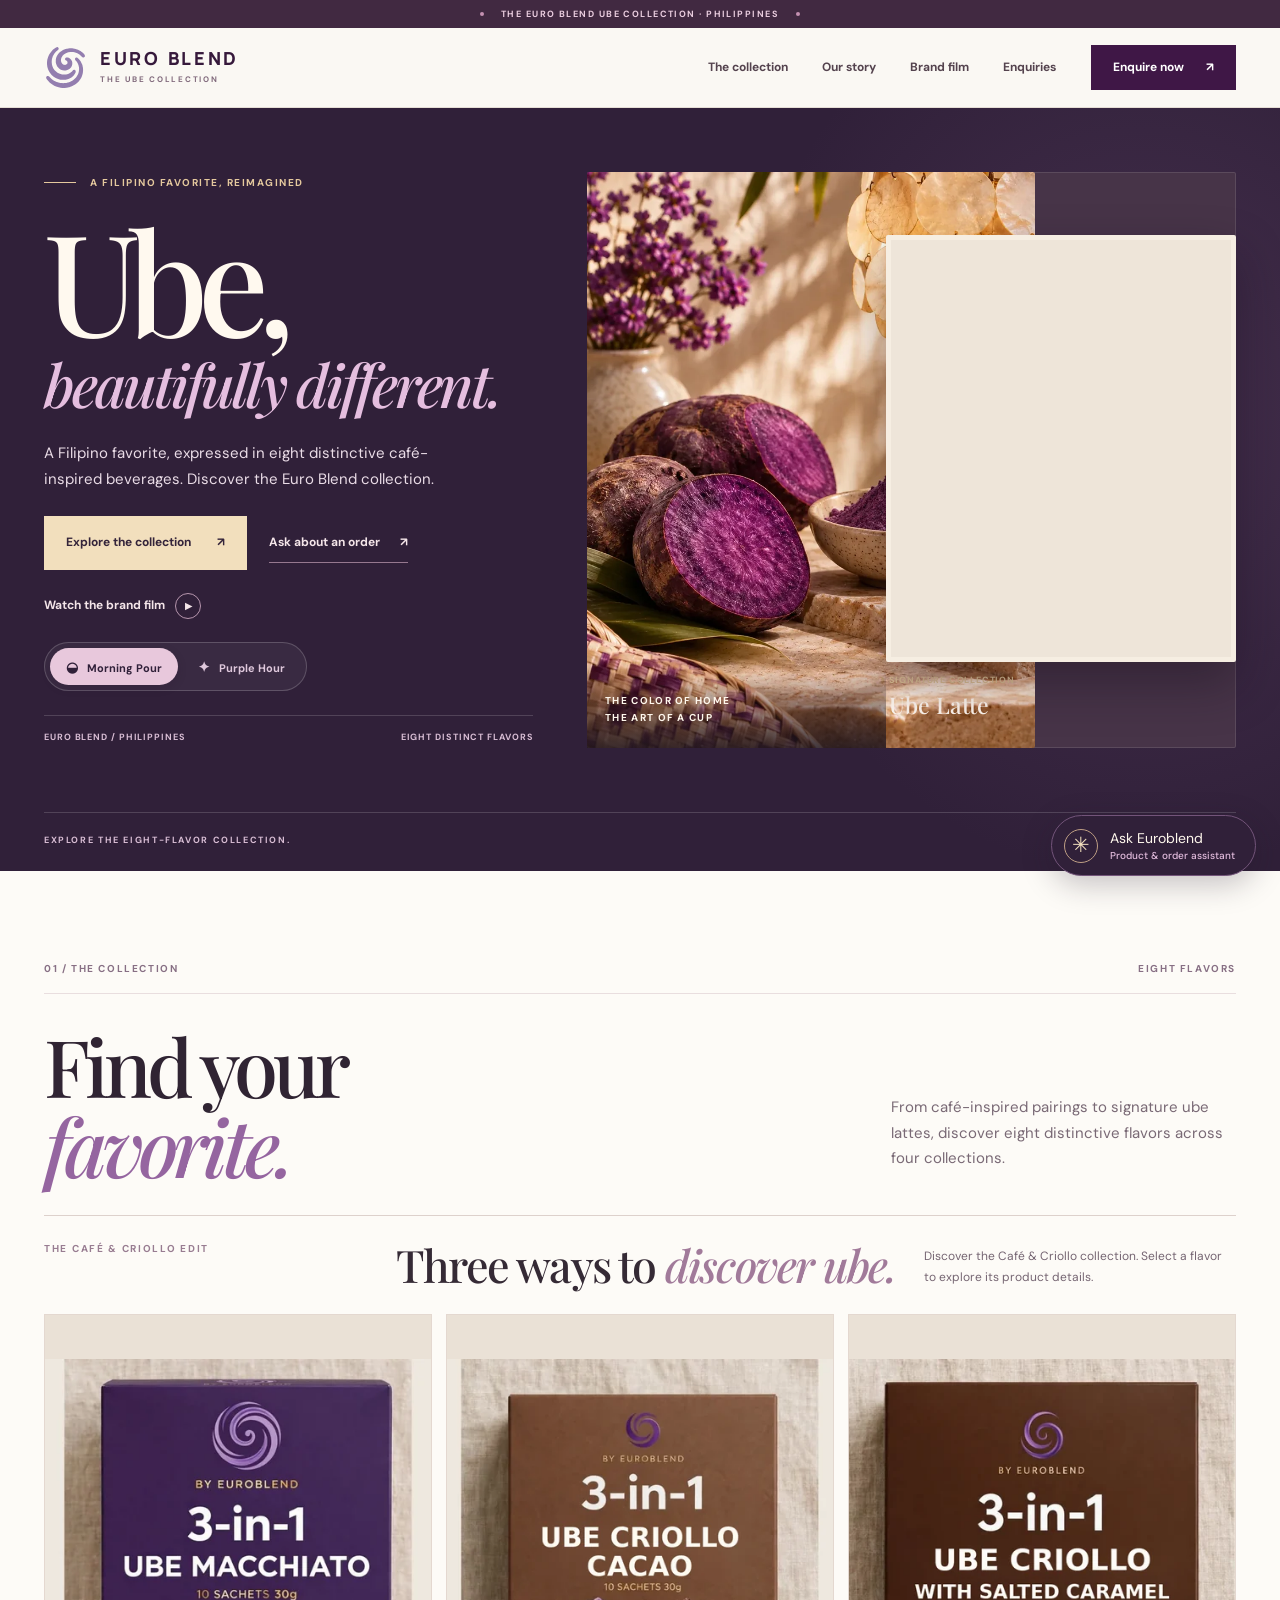
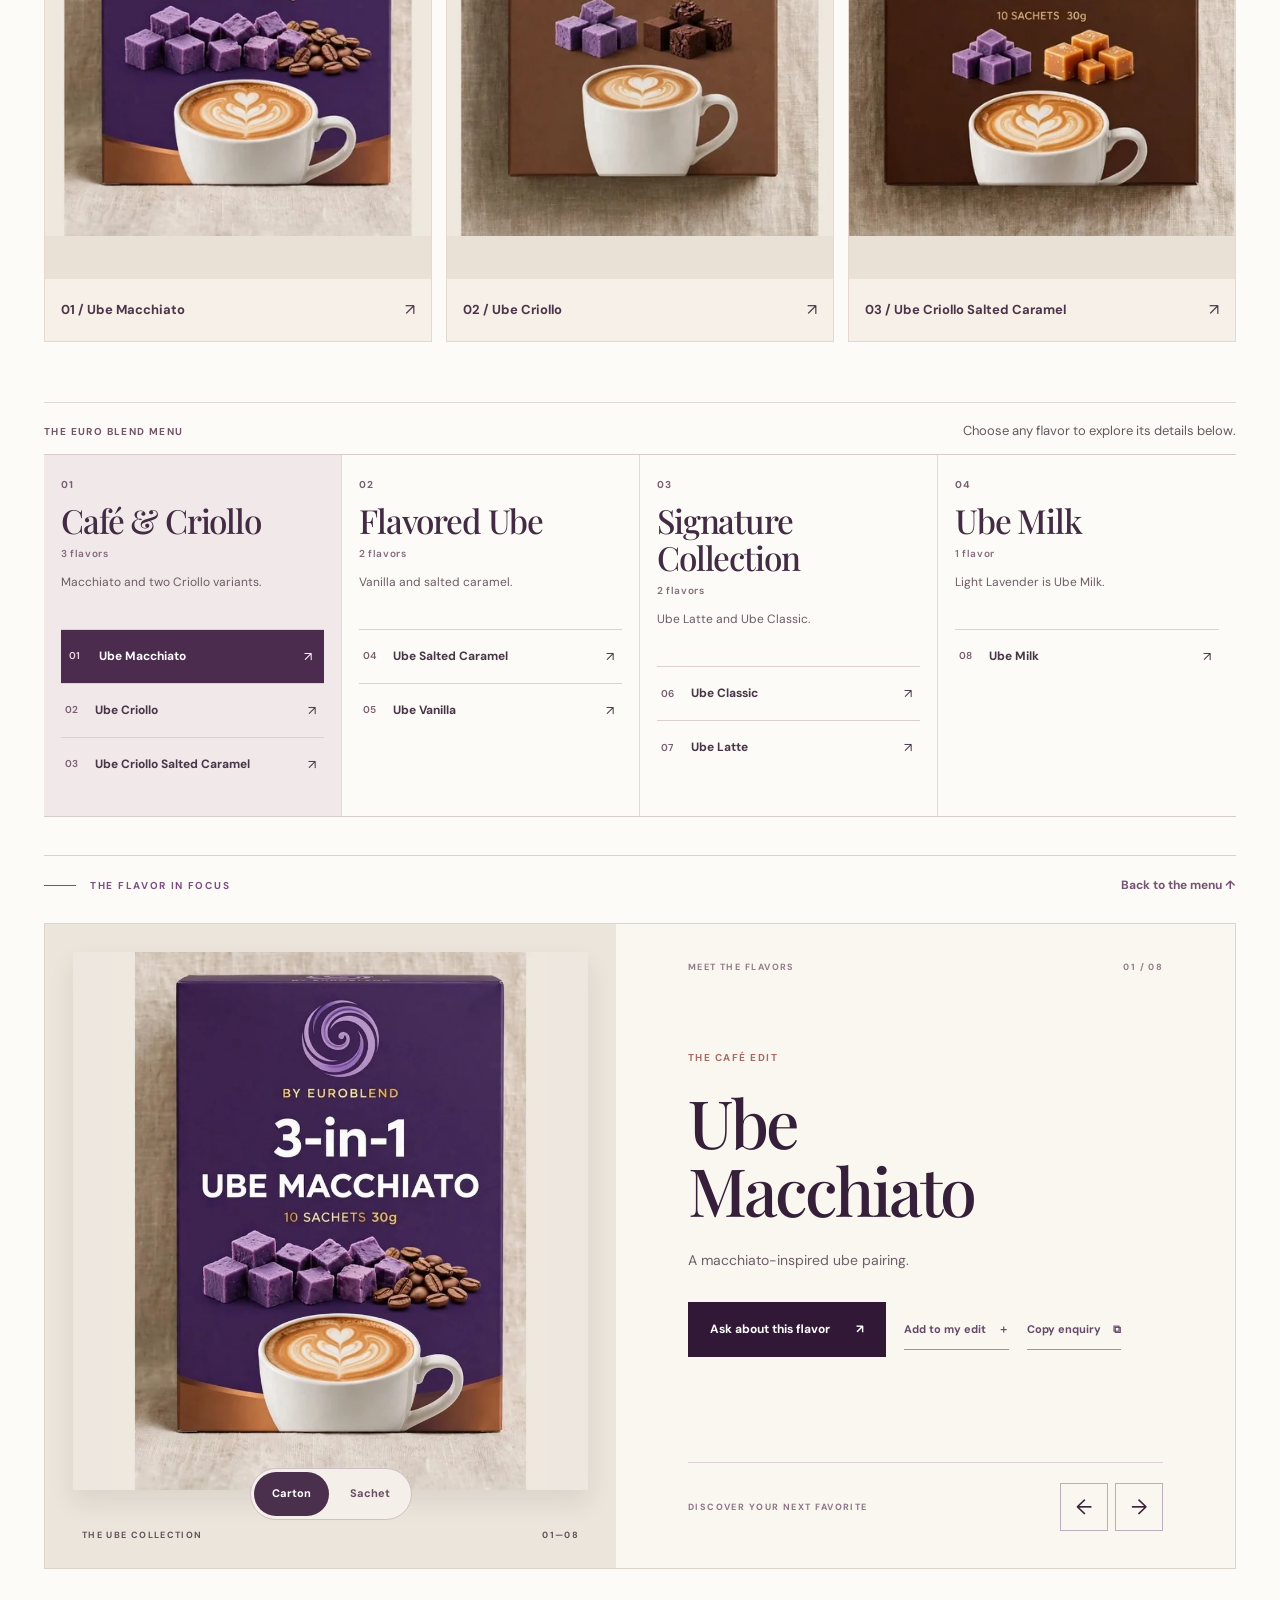
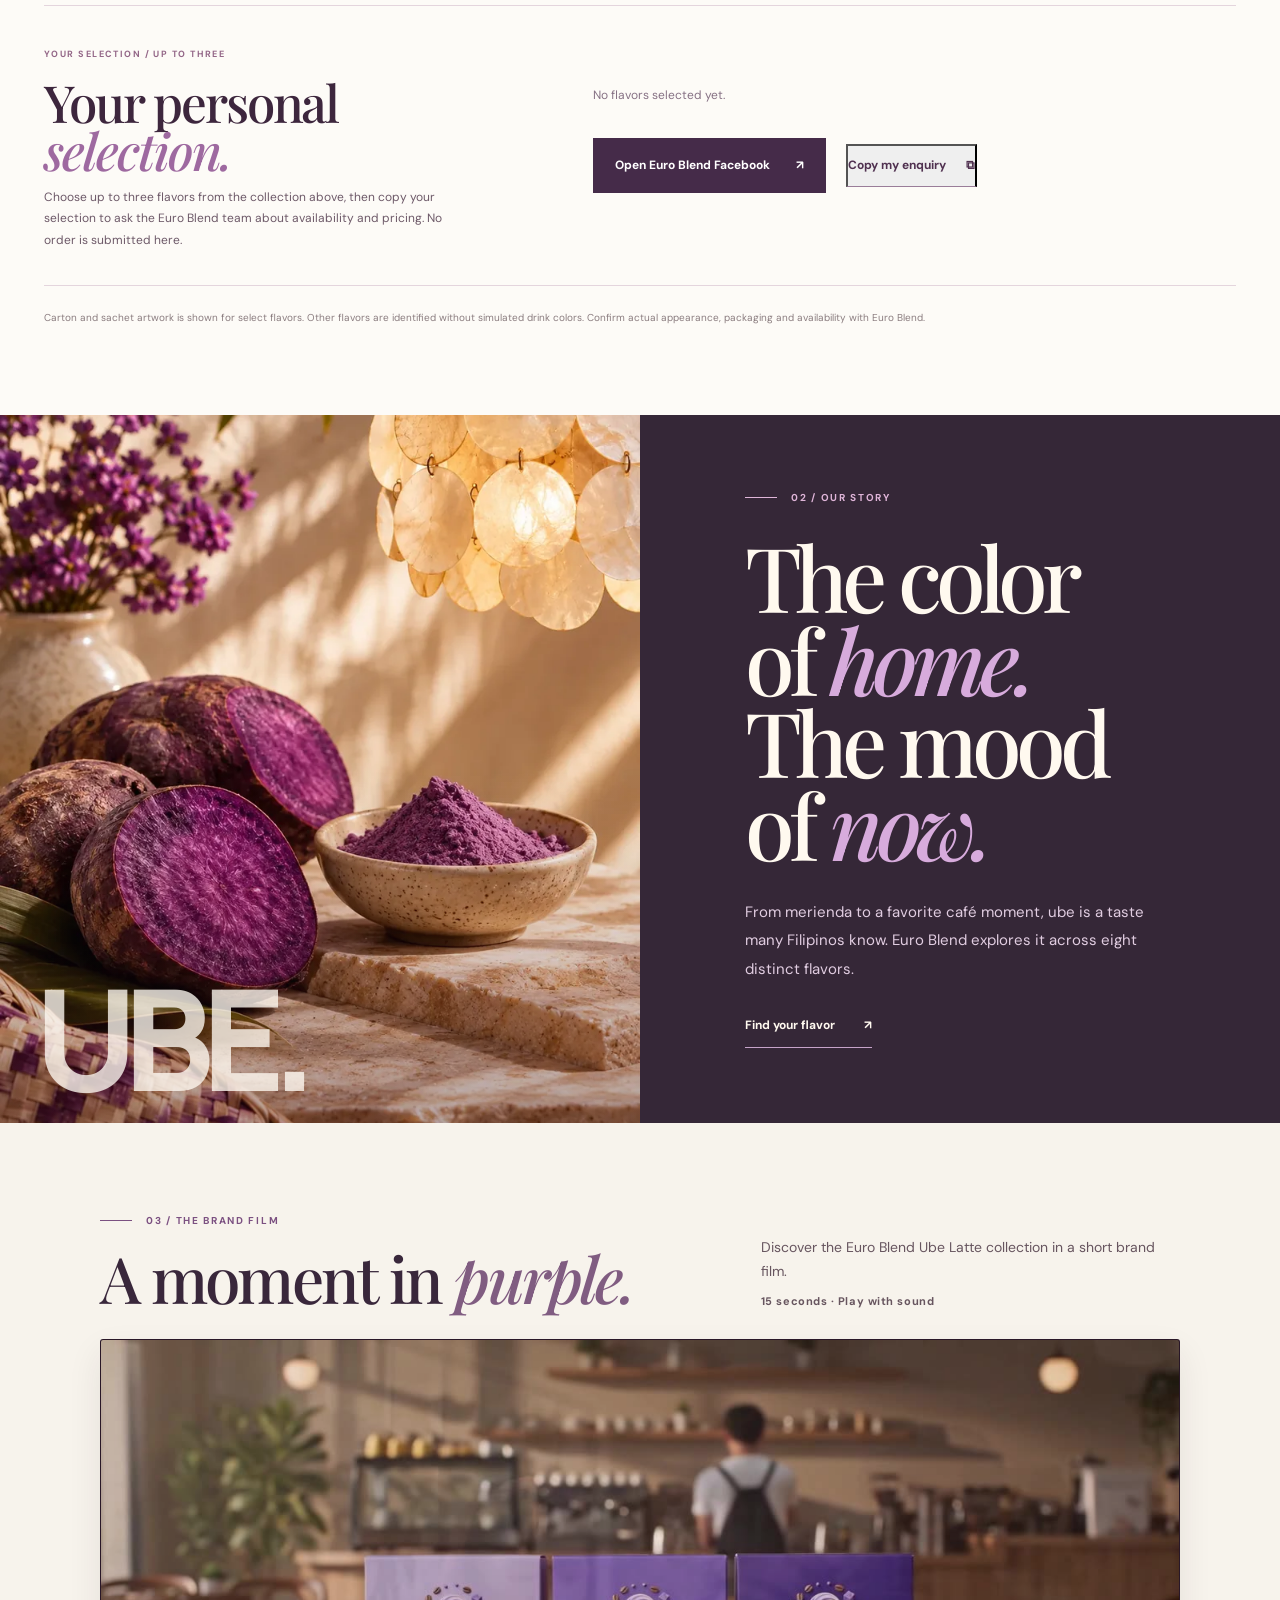
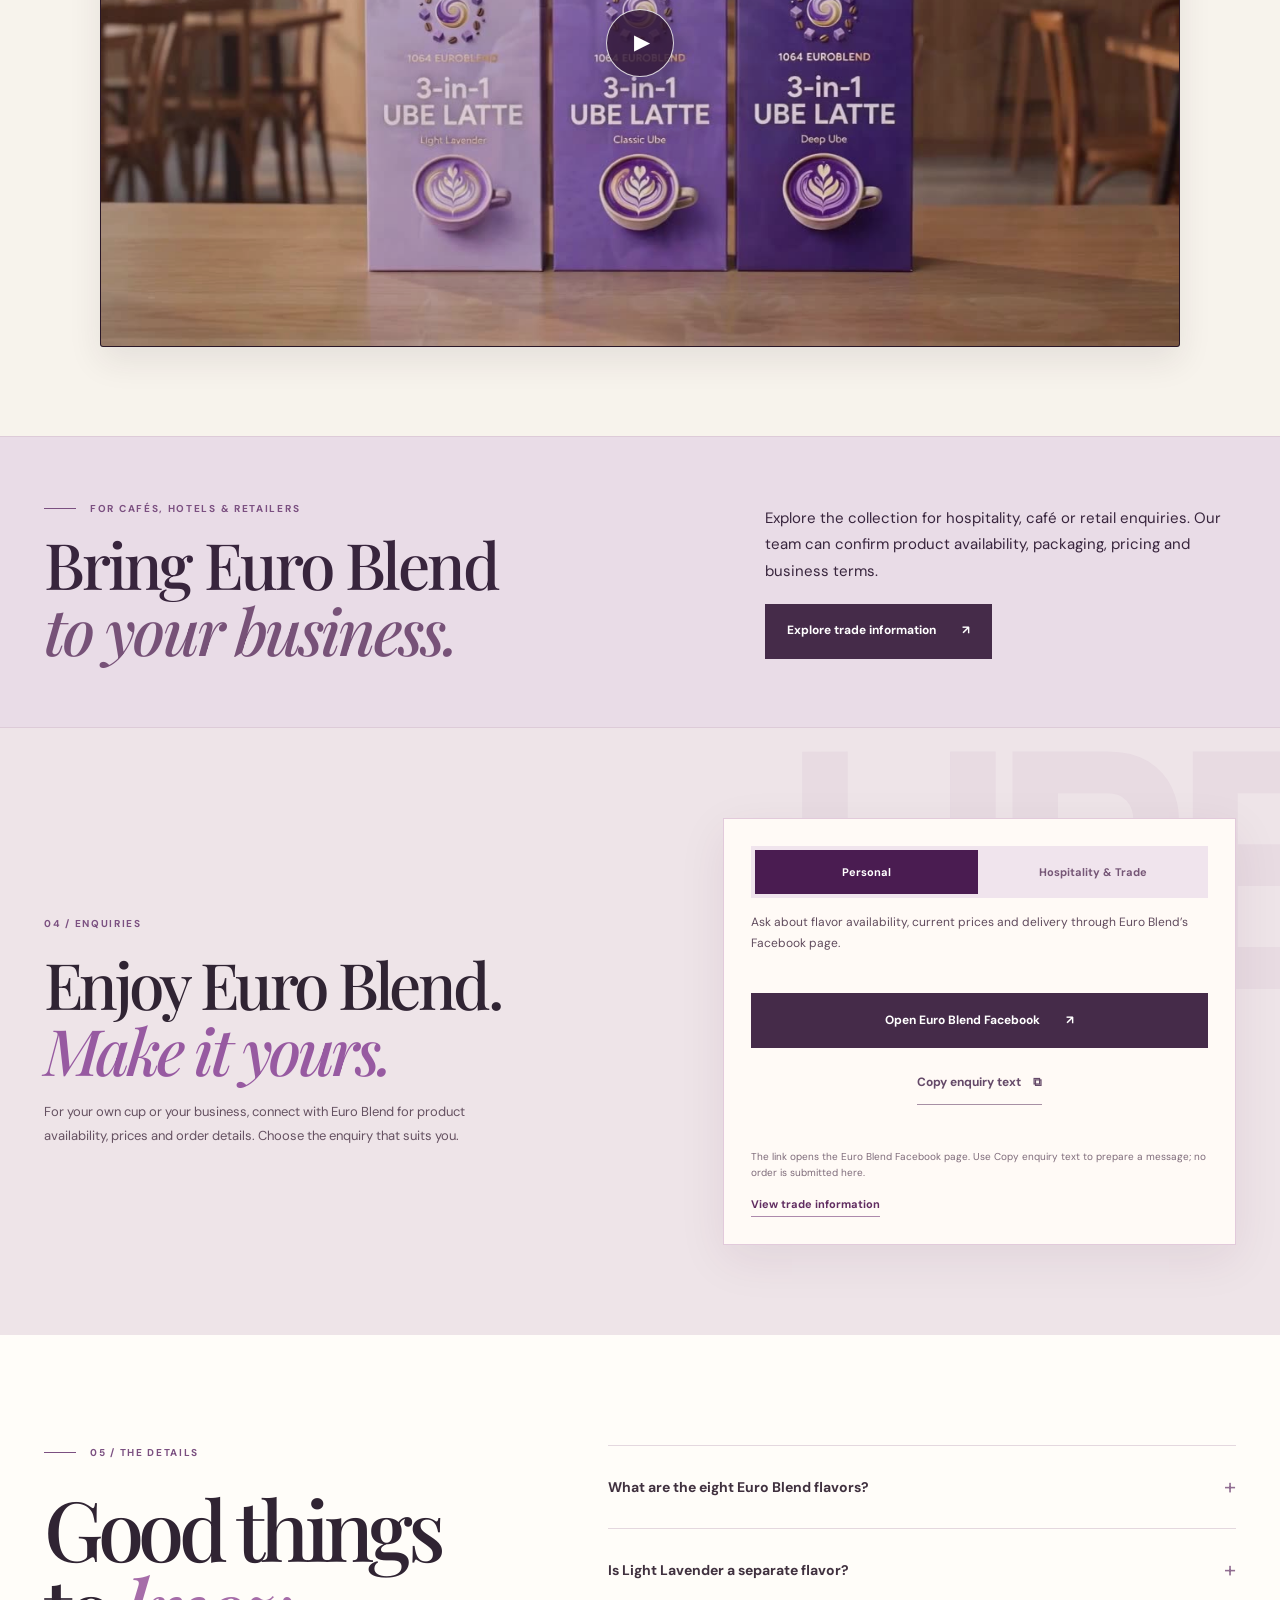
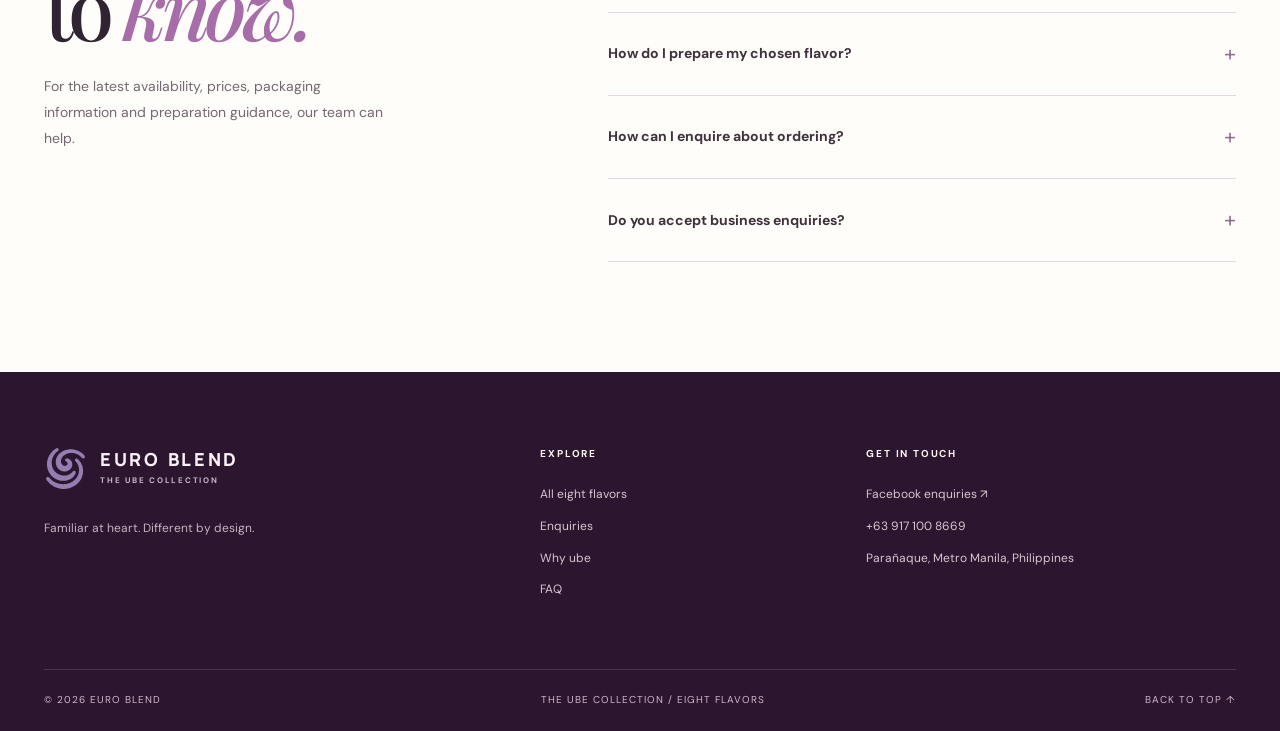
<file: index.html>
<!doctype html>
<html lang="en">
<head>
<meta charset="utf-8">
<meta name="viewport" content="width=device-width, initial-scale=1">
<meta name="theme-color" content="#faf6ed" id="browser-theme-color">
<meta name="description" content="Discover Euro Blend (Euroblend), a Filipino ube beverage collection in Parañaque, Metro Manila. Explore ube latte, macchiato, cacao and salted caramel. Enquire about orders.">
<meta property="og:type" content="website">
<meta property="og:title" content="Euroblend Philippines | Filipino Ube Drinks &amp; Ube Latte">
<meta property="og:description" content="Discover Euro Blend (Euroblend), a Filipino ube beverage collection in Parañaque, Metro Manila. Explore ube latte, macchiato, cacao and salted caramel. Enquire about orders.">
<meta property="og:url" content="https://euroblend.vercel.app/">
<meta property="og:image" content="https://euroblend.vercel.app/images/editorial-ube-latte-800.webp">
<meta name="twitter:card" content="summary_large_image">
<meta name="robots" content="index, follow, max-image-preview:large">
<meta property="og:site_name" content="Euro Blend">
<meta property="og:locale" content="en_PH">
<meta property="og:image:alt" content="Euro Blend collection packaging on natural linen">
<link rel="canonical" href="https://euroblend.vercel.app/">
<link rel="icon" type="image/svg+xml" href="/euroblend-mark.svg">
<link rel="preconnect" href="https://fonts.googleapis.com">
<link rel="preconnect" href="https://fonts.gstatic.com" crossorigin>
<link href="https://fonts.googleapis.com/css2?family=DM+Sans:wght@400;500;600;700&family=Manrope:wght@400;500;600;700;800&family=Playfair+Display:ital,wght@0,500;0,600;0,700;1,500;1,600&display=swap" rel="stylesheet">
<link rel="preload" as="image" type="image/webp" href="/images/editorial-ube-latte-800.webp" imagesrcset="/images/editorial-ube-latte-480.webp 480w, /images/editorial-ube-latte-800.webp 800w" imagesizes="(max-width:760px) 75vw, 500px">
<link rel="manifest" href="/site.webmanifest">
<link rel="icon" type="image/svg+xml" href="/favicon.svg">
<link rel="apple-touch-icon" href="/apple-touch-icon.png">
<link rel="stylesheet" href="/style.css">
<title>Euroblend Philippines | Filipino Ube Drinks &amp; Ube Latte</title>
<script type="application/ld+json">{"@context":"https://schema.org","@graph":[{"@type":"Organization","name":"Euro Blend","url":"https://euroblend.vercel.app/","logo":"https://euroblend.vercel.app/euroblend-mark.svg","sameAs":["https://www.facebook.com/share/1deLJW2QHp/"],"alternateName":"Euroblend"},{"@type":"WebSite","name":"Euro Blend","url":"https://euroblend.vercel.app/","alternateName":"Euroblend","inLanguage":"en-PH"},{"@type":"ItemList","name":"The Euro Blend Ube Collection","numberOfItems":8,"itemListElement":[{"@type":"ListItem","position":1,"name":"Ube Macchiato"},{"@type":"ListItem","position":2,"name":"Ube Criollo"},{"@type":"ListItem","position":3,"name":"Ube Criollo Salted Caramel"},{"@type":"ListItem","position":4,"name":"Ube Salted Caramel"},{"@type":"ListItem","position":5,"name":"Ube Vanilla"},{"@type":"ListItem","position":6,"name":"Ube Classic"},{"@type":"ListItem","position":7,"name":"Ube Latte"},{"@type":"ListItem","position":8,"name":"Ube Milk"}]}]}</script>
<link rel="stylesheet" href="/concierge.css">
</head>
<body data-mood="morning">
<a class="skip" href="#main">Skip to content</a>
<div class="announcement"><span class="announcement__dot"></span> THE EURO BLEND UBE COLLECTION · PHILIPPINES <span class="announcement__dot"></span></div>
<header class="header" id="top"><div class="container header__inner">
 <a class="brand" href="#top" aria-label="Euro Blend home"><img src="/euroblend-mark.svg" width="40" height="43" alt=""><span><strong>EURO BLEND</strong><small>THE UBE COLLECTION</small></span></a>
 <nav class="nav" id="site-nav" aria-label="Primary navigation"><a href="#flavors">The collection</a><a href="#story">Our story</a><a href="#film">Brand film</a><a href="#enquiries">Enquiries</a></nav>
 <a class="header__cta" href="https://www.facebook.com/share/1deLJW2QHp/" target="_blank" rel="noopener noreferrer">Enquire now <span aria-hidden="true">↗</span></a>
 <button class="mobile-menu" type="button" id="mobile-menu" aria-label="Open menu" aria-expanded="false" aria-controls="site-nav"><span></span><span></span></button>
</div></header>
<main id="main">
<section class="hero" aria-labelledby="hero-title"><div class="container hero__grid">
 <div class="hero__copy">
    <div class="kicker"><span class="kicker__line"></span> <span id="hero-strap">A FILIPINO FAVORITE, REIMAGINED</span></div>
   <h1 id="hero-title"><span class="hero__big">Ube,</span><span class="hero__script" id="hero-script">beautifully<br>different.</span></h1>
   <p class="hero__lead" id="hero-lead">A Filipino favorite, expressed in eight distinctive café-inspired beverages. Discover the Euro Blend collection.</p>
   <div class="hero__actions"><a class="btn btn--purple" href="#flavors">Explore the collection <span aria-hidden="true">↗</span></a><a class="text-cta" href="https://www.facebook.com/share/1deLJW2QHp/" target="_blank" rel="noopener noreferrer">Ask about an order <span aria-hidden="true">↗</span></a><a class="hero__film-link" href="#film">Watch the brand film <span aria-hidden="true">▶</span></a></div>
    <div class="mood-switch" role="group" aria-label="Choose visual atmosphere">
      <button type="button" data-mood-choice="morning" aria-pressed="true" class="mood-switch__button is-active"><span aria-hidden="true">◒</span> Morning Pour</button>
      <button type="button" data-mood-choice="purple-hour" aria-pressed="false" class="mood-switch__button"><span aria-hidden="true">✦</span> Purple Hour</button>
    </div>
   <div class="hero__edition"><span>EURO BLEND / PHILIPPINES</span><span>EIGHT DISTINCT FLAVORS</span></div>
 </div>
 <div class="hero__visual"><div class="hero__halo" aria-hidden="true"></div><div class="hero__orbit" aria-hidden="true"></div><img class="hero__atmosphere" src="/images/ube-story-800.webp" srcset="/images/ube-story-480.webp 480w, /images/ube-story-800.webp 800w" sizes="(max-width:760px) 90vw, 55vw" width="640" height="800" alt="" decoding="async"><span class="hero__visual-caption">THE COLOR OF HOME<br>THE ART OF A CUP</span>
   <figure class="hero__product">
      <img class="hero__photo-day" src="/images/editorial-ube-latte-800.webp" srcset="/images/editorial-ube-latte-480.webp 480w, /images/editorial-ube-latte-800.webp 800w" sizes="(max-width:760px) 74vw, 480px" width="760" height="940" fetchpriority="high" decoding="async" alt="Euro Blend Ube Latte packaging on a warm linen backdrop">
      <img class="hero__photo-night" src="/images/editorial-ube-criollo-salted-caramel-800.webp" srcset="/images/editorial-ube-criollo-salted-caramel-480.webp 480w, /images/editorial-ube-criollo-salted-caramel-800.webp 800w" sizes="(max-width:760px) 74vw, 480px" width="760" height="940" decoding="async" loading="lazy" alt="Euro Blend Ube Criollo Salted Caramel carton on natural linen">
    </figure>
   <div class="hero__side-label" aria-hidden="true">EURO BLEND · THE UBE COLLECTION · PHILIPPINES</div>
   <div class="hero__photo-tag"><span class="hero__photo-tag-small" id="photo-tag">SIGNATURE COLLECTION</span><strong id="photo-feature">Ube Latte</strong></div>
 </div>
</div><div class="hero__bottomline container"><span>EXPLORE THE EIGHT-FLAVOR COLLECTION.</span><a href="#flavors">SCROLL TO EXPLORE <span aria-hidden="true">↓</span></a></div></section>
<div class="ticker" aria-hidden="true"><div class="ticker__track"><span>UBE MACCHIATO</span><i>✳</i><span>UBE CRIOLLO</span><i>✳</i><span>UBE CRIOLLO SALTED CARAMEL</span><i>✳</i><span>UBE SALTED CARAMEL</span><i>✳</i><span>UBE VANILLA</span><i>✳</i><span>UBE CLASSIC</span><i>✳</i><span>UBE LATTE</span><i>✳</i><span>UBE MILK</span><i>✳</i></div></div>
<section class="intro" id="flavors" aria-labelledby="flavors-heading"><div class="container">
 <div class="intro__line"><span>01 / THE COLLECTION</span><span>EIGHT FLAVORS</span></div>
 <div class="intro__heading"><h2 id="flavors-heading">Find your<br><em>favorite.</em></h2><div class="intro__aside"><span class="intro__star" aria-hidden="true">✳</span><p>From café-inspired pairings to signature ube lattes, discover eight distinctive flavors across four collections.</p></div></div>
<section class="editorial-look feature-edit" aria-labelledby="editorial-look-title"><div class="feature-edit__body">
    <div class="editorial-look__intro"><span>THE CAFÉ &amp; CRIOLLO EDIT</span><h3 id="editorial-look-title">Three ways to <em>discover ube.</em></h3><p>Discover the Café &amp; Criollo collection. Select a flavor to explore its product details.</p></div>
    <p class="editorial-look__swipe">Swipe to explore the collection <span aria-hidden="true">→</span></p>
  <div class="editorial-look__photos">
      <button type="button" data-feature-flavor="0" aria-label="Explore Ube Macchiato"><img src="/images/editorial-ube-macchiato-480.webp" width="456" height="564" loading="lazy" decoding="async" alt="Ube Macchiato carton on natural linen"><span>01 / Ube Macchiato <b>↗</b></span></button>
      <button type="button" data-feature-flavor="1" aria-label="Explore Ube Criollo"><img src="/images/editorial-ube-criollo-cacao-480.webp" width="456" height="564" loading="lazy" decoding="async" alt="Ube Criollo carton on natural linen"><span>02 / Ube Criollo <b>↗</b></span></button>
      <button type="button" data-feature-flavor="2" aria-label="Explore Ube Criollo Salted Caramel"><img src="/images/editorial-ube-criollo-salted-caramel-480.webp" width="456" height="564" loading="lazy" decoding="async" alt="Ube Criollo Salted Caramel carton on natural linen"><span>03 / Ube Criollo Salted Caramel <b>↗</b></span></button>
    </div>
  </div>
  </section>
  <div class="collection-step"><span>THE EURO BLEND MENU</span><p>Choose any flavor to explore its details below.</p></div>
  <div class="flavor-rail signature-menu" role="group" aria-label="Explore all eight Euro Blend flavors"><div class="flight-groups signature-menu__grid" role="group" aria-label="Browse flavor groups">
<div class="menu-family" data-menu-family="cafe"><button type="button" class="flight-groups__tab is-active" data-family="cafe" aria-pressed="true"><span>01</span><strong>Café &amp; Criollo</strong><small>3 flavors</small></button><p class="menu-family__note">Macchiato and two Criollo variants.</p><div class="menu-family__items"><button type="button" class="flavor-rail__option is-selected" data-family="cafe" data-index="0" aria-pressed="true"><span>01</span><strong>Ube Macchiato</strong></button>
<button type="button" class="flavor-rail__option" data-family="cafe" data-index="1" aria-pressed="false"><span>02</span><strong>Ube Criollo</strong></button>
<button type="button" class="flavor-rail__option" data-family="cafe" data-index="2" aria-pressed="false"><span>03</span><strong>Ube Criollo Salted Caramel</strong></button></div></div>
<div class="menu-family" data-menu-family="velvet"><button type="button" class="flight-groups__tab" data-family="velvet" aria-pressed="false"><span>02</span><strong>Flavored Ube</strong><small>2 flavors</small></button><p class="menu-family__note">Vanilla and salted caramel.</p><div class="menu-family__items"><button type="button" class="flavor-rail__option" data-family="velvet" data-index="3" aria-pressed="false"><span>04</span><strong>Ube Salted Caramel</strong></button>
<button type="button" class="flavor-rail__option" data-family="velvet" data-index="4" aria-pressed="false"><span>05</span><strong>Ube Vanilla</strong></button></div></div>
<div class="menu-family" data-menu-family="signature"><button type="button" class="flight-groups__tab" data-family="signature" aria-pressed="false"><span>03</span><strong>Signature Collection</strong><small>2 flavors</small></button><p class="menu-family__note">Ube Latte and Ube Classic.</p><div class="menu-family__items"><button type="button" class="flavor-rail__option" data-family="signature" data-index="5" aria-pressed="false"><span>06</span><strong>Ube Classic</strong></button>
<button type="button" class="flavor-rail__option" data-family="signature" data-index="6" aria-pressed="false"><span>07</span><strong>Ube Latte</strong></button></div></div>
<div class="menu-family" data-menu-family="milk"><button type="button" class="flight-groups__tab" data-family="milk" aria-pressed="false"><span>04</span><strong>Ube Milk</strong><small>1 flavor</small></button><p class="menu-family__note">Light Lavender is Ube Milk.</p><div class="menu-family__items"><button type="button" class="flavor-rail__option" data-family="milk" data-index="7" aria-pressed="false"><span>08</span><strong>Ube Milk</strong></button></div></div>
</div></div>
<div class="menu-detail-heading"><p class="kicker"><span class="kicker__line"></span> THE FLAVOR IN FOCUS</p><a href="#flavors">Back to the menu ↑</a></div>
  <div class="showcase" id="flavor-showcase" data-flavor="macchiato" aria-labelledby="flavor-title">
   <div class="showcase__photo"><div class="showcase__photo-frame">
   <img id="flavor-image" src="/images/editorial-ube-macchiato-800.webp" srcset="/images/editorial-ube-macchiato-480.webp 480w, /images/editorial-ube-macchiato-800.webp 800w" sizes="(max-width:760px) calc(100vw - 72px), 540px" width="1000" height="1250" alt="Euro Blend Ube Macchiato packaging artwork on natural linen" decoding="async">
   <div id="flavor-identity" class="flavor-identity" hidden role="img" aria-label="Euro Blend Ube Macchiato name artwork with no beverage appearance depicted">
    <span class="flavor-identity__overline">EURO BLEND / THE UBE COLLECTION</span>
    <img class="flavor-identity__mark" src="/euroblend-mark.svg" width="66" height="70" alt="" aria-hidden="true">
    <strong id="flavor-identity-name">Ube Macchiato</strong>
    <span class="flavor-identity__rule" aria-hidden="true"></span>
    <span class="flavor-identity__footnote">DISCOVER THE FLAVOR</span>
   </div>
  </div><div class="pack-view" id="pack-view" role="group" aria-label="Product view"><button type="button" id="pack-carton" class="is-active" aria-pressed="true">Carton</button><button type="button" id="pack-sachet" aria-pressed="false">Sachet</button></div><div class="showcase__photo-label">THE UBE COLLECTION <span>01—08</span></div></div>
   <div class="showcase__details"><div class="showcase__top"><span>MEET THE FLAVORS</span><span id="flavor-count">01 / 08</span></div>
    <div class="showcase__main"><p class="showcase__eyebrow" id="flavor-eyebrow">THE CAFÉ EDIT</p><h3 id="flavor-title" tabindex="-1">Ube<br>Macchiato</h3><p id="flavor-description">A macchiato-inspired ube pairing.</p><div class="showcase__ctas"><a class="btn btn--ink" id="flavor-enquire" href="https://www.facebook.com/share/1deLJW2QHp/" target="_blank" rel="noopener noreferrer" aria-label="Ask about this flavor: Ube Macchiato on the Euro Blend Facebook page">Ask about this flavor <span aria-hidden="true">↗</span></a><button id="add-to-flight" type="button" class="copy-link" aria-pressed="false">Add to my edit <span aria-hidden="true">＋</span></button><button id="copy-flavor" type="button" class="copy-link">Copy enquiry <span aria-hidden="true">⧉</span></button></div><span id="copy-status" class="copy-status" role="status" aria-live="polite"></span></div>
    <div class="showcase__bottom"><span>DISCOVER YOUR NEXT FAVORITE</span><div class="showcase__arrows"><button type="button" id="prev-flavor" aria-label="Previous flavor">←</button><button type="button" id="next-flavor" aria-label="Next flavor">→</button></div></div>
   </div>
 </div>
  
  <aside class="tasting-edit" aria-labelledby="tasting-edit-title">
    <div class="tasting-edit__heading"><span class="tasting-edit__number">YOUR SELECTION / UP TO THREE</span><h3 id="tasting-edit-title">Your personal <em>selection.</em></h3><p>Choose up to three flavors from the collection above, then copy your selection to ask the Euro Blend team about availability and pricing. No order is submitted here.</p></div>
    <div class="tasting-edit__actions"><div id="tasting-list" class="tasting-edit__list" aria-live="polite"><span class="tasting-edit__empty">No flavors selected yet.</span></div><div class="tasting-edit__buttons"><a id="tasting-email" class="btn btn--purple" href="https://www.facebook.com/share/1deLJW2QHp/" target="_blank" rel="noopener noreferrer">Open Euro Blend Facebook <span aria-hidden="true">↗</span></a><button id="tasting-copy" type="button" class="text-cta">Copy my enquiry <span aria-hidden="true">⧉</span></button></div><span id="tasting-status" role="status" aria-live="polite" class="tasting-edit__status"></span></div>
  </aside>
  <p class="collection__note">Carton and sachet artwork is shown for select flavors. Other flavors are identified without simulated drink colors. Confirm actual appearance, packaging and availability with Euro Blend.</p>
</div></section>
<section id="story" class="story" aria-labelledby="story-title"><div class="story__art"><img src="/images/ube-story-800.webp" srcset="/images/ube-story-480.webp 480w, /images/ube-story-800.webp 800w, /images/ube-story.webp 1000w" sizes="(max-width:760px) 100vw, 50vw" width="1000" height="1250" loading="lazy" decoding="async" alt="Purple ube root and soft natural textures in a warm Filipino-inspired setting"><div class="story__artmark" aria-hidden="true">UBE.</div></div><div class="story__text"><div class="story__inner"><p class="kicker kicker--light"><span class="kicker__line"></span> 02 / OUR STORY</p><h2 id="story-title">The color<br>of <em>home.</em><br>The mood<br>of <em>now.</em></h2><p>From merienda to a favorite café moment, ube is a taste many Filipinos know. Euro Blend explores it across eight distinct flavors.</p><a href="#flavors" class="story__link">Find your flavor <span aria-hidden="true">↗</span></a></div></div></section>
<section class="brand-film" id="film" aria-labelledby="film-title"><div class="container"><div class="film-intro"><div><p class="kicker"><span class="kicker__line"></span> 03 / THE BRAND FILM</p><h2 id="film-title">A moment in <em>purple.</em></h2></div><p>Discover the Euro Blend Ube Latte collection in a short brand film. <span class="film-duration">15 seconds · Play with sound</span></p></div><div class="brand-film__frame"><video id="brand-film-video" class="brand-film__video" poster="/videos/euroblend-film-poster.jpg" preload="none" playsinline tabindex="-1" aria-label="Euro Blend brand film"></video><button id="brand-film-play" class="brand-film__play" type="button" aria-label="Play the Euro Blend film"><span aria-hidden="true">▶</span></button></div></div></section>
<section class="trade-feature" aria-labelledby="trade-feature-title"><div class="container trade-feature__inner"><div><p class="kicker"><span class="kicker__line"></span> FOR CAFÉS, HOTELS &amp; RETAILERS</p><h2 id="trade-feature-title">Bring Euro Blend<br><em>to your business.</em></h2></div><div><p>Explore the collection for hospitality, café or retail enquiries. Our team can confirm product availability, packaging, pricing and business terms.</p><a href="/trade" class="btn btn--purple">Explore trade information <span aria-hidden="true">↗</span></a></div></div></section>
<section class="ritual" id="enquiries" aria-labelledby="enquiries-title">
 <div class="container ritual__inner">
  <div class="ritual__copy"><p class="kicker">04 / ENQUIRIES</p><h2 id="enquiries-title">Enjoy Euro Blend. <em>Make it yours.</em></h2><p class="ritual__description">For your own cup or your business, connect with Euro Blend for product availability, prices and order details. Choose the enquiry that suits you.</p></div>
  <div class="enquiry-path" aria-label="Choose an enquiry type"><div class="enquiry-path__tabs" role="group" aria-label="Enquiry type"><button id="enquiry-personal" type="button" aria-pressed="true" class="is-active">Personal</button><button id="enquiry-trade" type="button" aria-pressed="false">Hospitality &amp; Trade</button></div><p id="enquiry-guide">Ask about flavor availability, current prices and delivery through the official Euro Blend Facebook page.</p><a id="enquiry-action" class="btn btn--purple" target="_blank" rel="noopener noreferrer" href="https://www.facebook.com/share/1deLJW2QHp/">Message on Facebook <span aria-hidden="true">↗</span></a><button type="button" id="enquiry-copy" class="copy-link">Copy enquiry text <span aria-hidden="true">⧉</span></button><span id="enquiry-status" role="status" aria-live="polite" class="enquiry-path__status"></span><small>The link opens the Euro Blend Facebook page. Use Copy enquiry text to prepare a message; no order is submitted here.</small><a class="enquiry-path__trade-link" href="/trade">View trade information</a></div>
 </div>
</section>
<section id="faq" class="faq" aria-labelledby="faq-title"><div class="container faq__layout"><div><p class="kicker"><span class="kicker__line"></span> 05 / THE DETAILS</p><h2 id="faq-title">Good things<br>to <em>know.</em></h2><p class="faq__lead">For the latest availability, prices, packaging information and preparation guidance, our team can help.</p></div><div class="faq__questions">
 <details><summary>What are the eight Euro Blend flavors?<span aria-hidden="true">+</span></summary><p>Ube Macchiato, Ube Criollo, Ube Criollo Salted Caramel, Ube Salted Caramel, Ube Vanilla, Ube Classic, Ube Latte, and Ube Milk.</p></details>
 <details><summary>Is Light Lavender a separate flavor?<span aria-hidden="true">+</span></summary><p>No. Light Lavender identifies Ube Milk.</p></details>
 <details><summary>How do I prepare my chosen flavor?<span aria-hidden="true">+</span></summary><p>Follow the preparation instructions on your product’s actual packaging. The Euro Blend team can confirm the recommended method for each available flavor.</p></details>
 <details><summary>How can I enquire about ordering?<span aria-hidden="true">+</span></summary><p>Enquire through the official Euro Blend Facebook page for current stock, prices, payment arrangements and delivery details.</p></details>
 <details><summary>Do you accept business enquiries?<span aria-hidden="true">+</span></summary><p>Yes. For reseller and business enquiries, contact Euro Blend on its official Facebook page. Pricing, quantities and terms are confirmed directly.</p></details>
 </div></div></section>
</main>
<footer class="footer"><div class="container footer__top"><div class="footer__brand"><a class="brand brand--footer" href="#top"><img src="/euroblend-mark.svg" alt="" width="44" height="48"><span><strong>EURO BLEND</strong><small>THE UBE COLLECTION</small></span></a><p>Familiar at heart. Different by design.</p></div><div class="footer__links"><strong>EXPLORE</strong><a href="#flavors">All eight flavors</a><a href="#enquiries">Enquiries</a><a href="#story">Why ube</a><a href="#faq">FAQ</a></div><div class="footer__links"><strong>GET IN TOUCH</strong><a href="https://www.facebook.com/share/1deLJW2QHp/" target="_blank" rel="noopener noreferrer">Facebook enquiries ↗</a><a href="tel:+639171008669">+63 917 100 8669</a><span>Parañaque, Metro Manila, Philippines</span></div></div><div class="container footer__bottom"><span>© <span id="year">2026</span> EURO BLEND</span><span>THE UBE COLLECTION / EIGHT FLAVORS</span><a href="#top">BACK TO TOP ↑</a></div></footer>
<script src="/script.js" defer></script>
<script src="/concierge-knowledge.js" defer></script>
<script src="/concierge.js" defer></script>
</body>
</html>
</file>
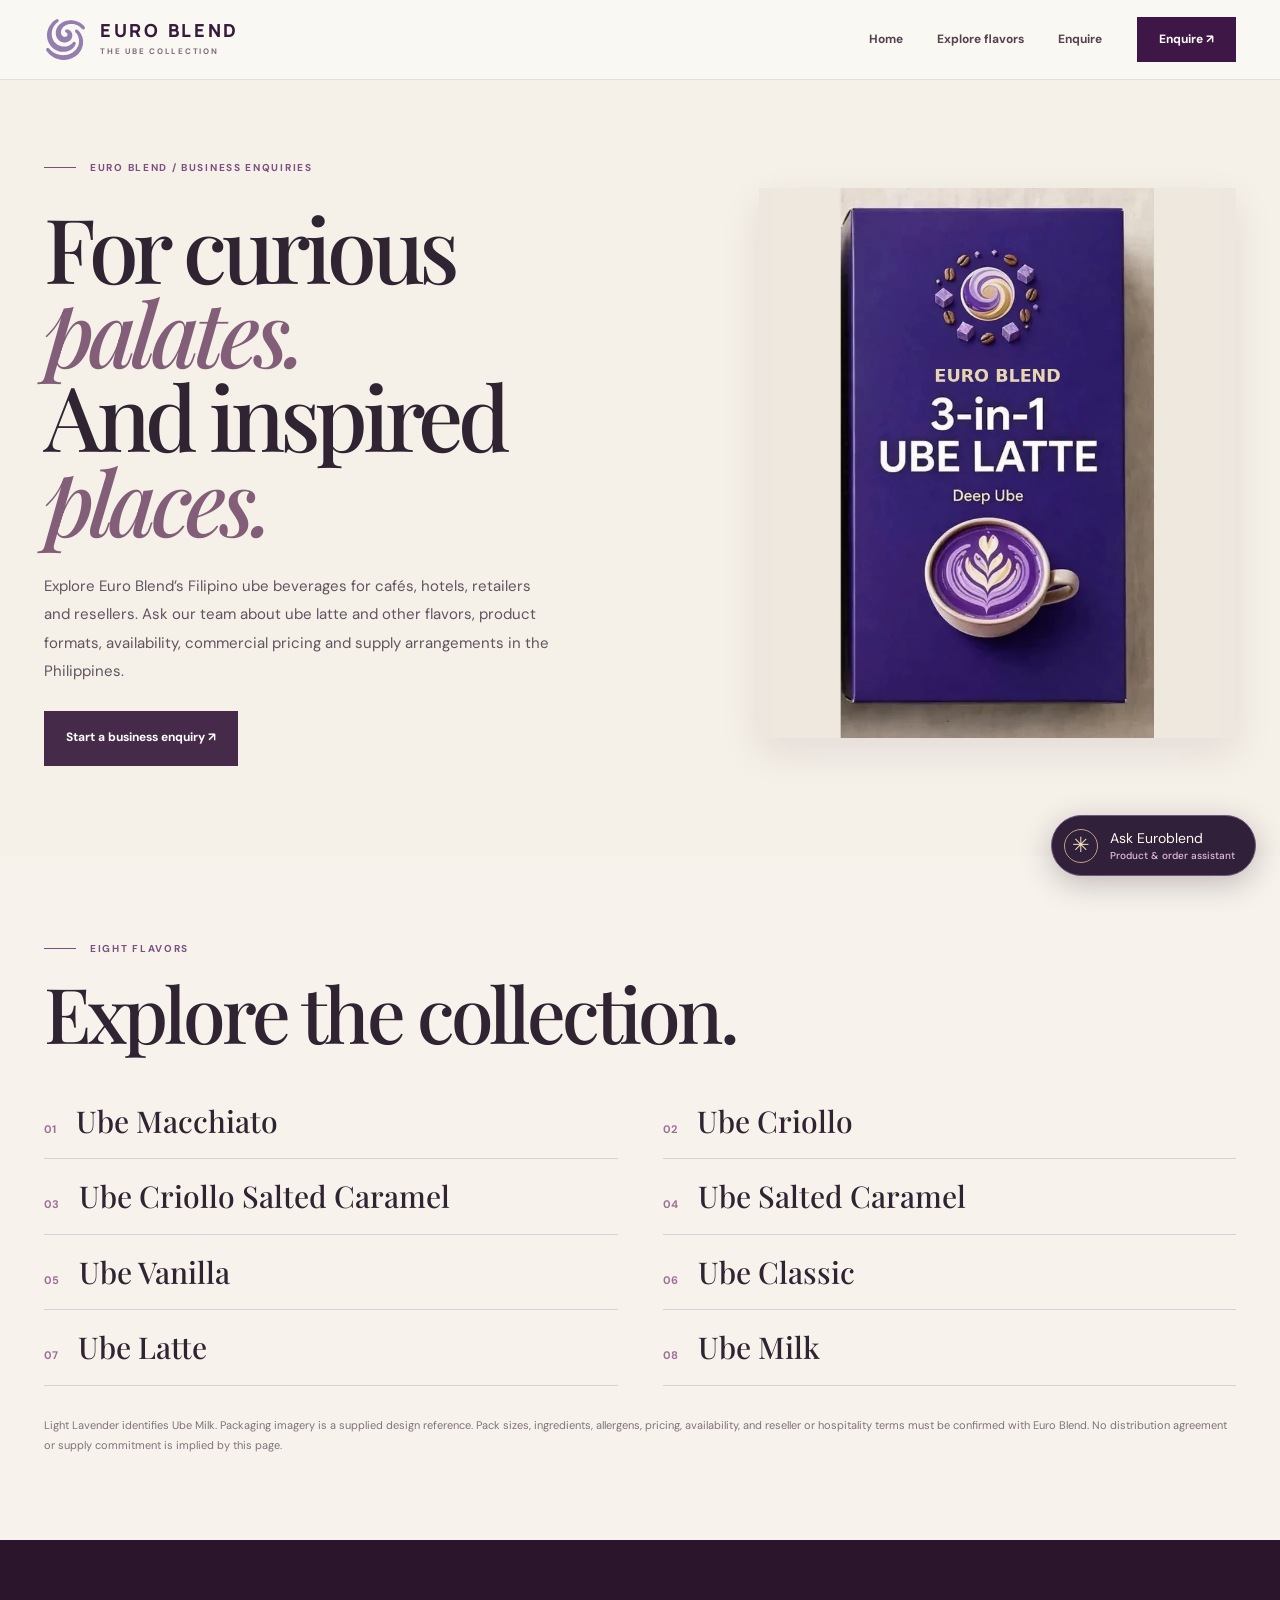
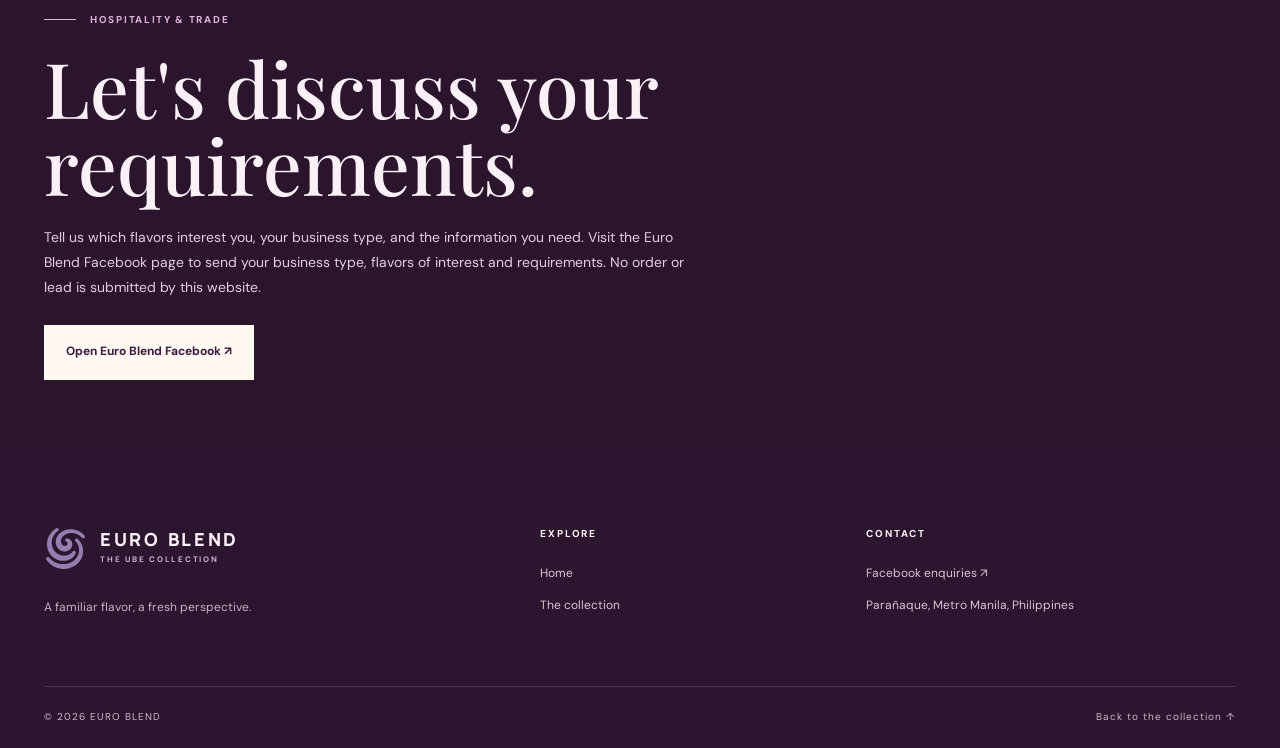
<file: trade.html>
<!doctype html>
<html lang="en">
<head>
<meta charset="utf-8"><meta name="viewport" content="width=device-width,initial-scale=1"><meta name="theme-color" content="#faf6ed">
<title>Ube Drinks for Cafés &amp; Resellers Philippines | Euroblend</title>
<meta name="description" content="Enquire with Euro Blend about ube latte and other Filipino ube beverages for cafés, hotels, retail and resellers in the Philippines. Confirm product formats and supply terms.">
<meta name="robots" content="index, follow, max-image-preview:large"><meta property="og:site_name" content="Euro Blend"><meta property="og:locale" content="en_PH">
<link rel="canonical" href="https://euroblend.vercel.app/trade"><link rel="icon" type="image/svg+xml" href="/favicon.svg"><link rel="apple-touch-icon" href="/apple-touch-icon.png">
<meta property="og:title" content="Ube Drinks for Cafés &amp; Resellers Philippines | Euroblend"><meta property="og:description" content="Explore Filipino ube drinks for cafés, hotels and resellers. Contact Euro Blend for product availability and business terms."><meta property="og:image" content="https://euroblend.vercel.app/images/editorial-ube-latte-800.webp"><meta property="og:type" content="website"><meta property="og:url" content="https://euroblend.vercel.app/trade">
<link rel="preconnect" href="https://fonts.googleapis.com"><link rel="preconnect" href="https://fonts.gstatic.com" crossorigin><link href="https://fonts.googleapis.com/css2?family=DM+Sans:wght@400;500;600;700&family=Manrope:wght@400;500;600;700;800&family=Playfair+Display:ital,wght@0,500;1,500&display=swap" rel="stylesheet"><link rel="stylesheet" href="/style.css">
<style>
.trade-hero{background:#f5f0e8;padding:80px 0 90px}.trade-hero .container{display:grid;grid-template-columns:1.15fr .85fr;gap:70px;align-items:center}.trade-hero h1{font:500 clamp(66px,7vw,115px)/.94 var(--display);letter-spacing:-.06em;margin:30px 0}.trade-hero h1 em{color:#825e78}.trade-hero p{max-width:515px;color:#625361;font-size:15px;line-height:1.9}.trade-hero img{width:100%;max-height:550px;object-fit:contain;background:#eee7df;box-shadow:0 14px 38px rgba(50,18,45,.09)}.trade-grid{padding:85px 0}.trade-grid h2{font:500 clamp(52px,6vw,86px)/.95 var(--display);letter-spacing:-.05em;margin:20px 0 35px}.trade-list{display:grid;grid-template-columns:1fr 1fr;gap:0 45px}.trade-list div{padding:20px 0;border-bottom:1px solid #ddcfda;display:flex;gap:20px;align-items:baseline}.trade-list span{font-size:11px;color:#9c7096;font-weight:700}.trade-list strong{font:500 30px/1.15 var(--display)}.trade-contact{padding:72px 0;background:#2b152d;color:#fbf0f6}.trade-contact h2{font:500 clamp(55px,6vw,90px)/1 var(--display);max-width:780px;margin:22px 0}.trade-contact p{color:#e3cede;max-width:650px;font-size:14px;line-height:1.8;margin-bottom:24px}.trade-contact .btn{background:#fff9f2;color:#3d1a40}.trade-note{margin-top:30px;font-size:11px;line-height:1.8;color:#80717c}
@media(max-width:760px){.trade-hero{padding:47px 0 63px}.trade-hero .container{grid-template-columns:1fr;gap:30px}.trade-hero h1{font-size:clamp(60px,13vw,86px)}.trade-grid{padding:60px 0}.trade-list{grid-template-columns:1fr}.trade-list strong{font-size:26px}}
@media(max-width:395px){.trade-contact h2{font-size:min(55px,calc((100vw - 36px) / 6.6))}}
</style>
<link rel="stylesheet" href="/concierge.css">
</head>
<body>
<a href="#main" class="skip">Skip to content</a>
<header class="header" id="top"><div class="container header__inner"><a class="brand" href="/"><img src="/euroblend-mark.svg" width="43" height="45" alt=""><span><strong>EURO BLEND</strong><small>THE UBE COLLECTION</small></span></a><nav class="nav" id="site-nav" aria-label="Main navigation"><a href="/">Home</a><a href="/#flavors">Explore flavors</a><a href="https://www.facebook.com/share/1deLJW2QHp/" target="_blank" rel="noopener noreferrer">Enquire</a></nav><a class="header__cta" href="https://www.facebook.com/share/1deLJW2QHp/" target="_blank" rel="noopener noreferrer">Enquire ↗</a><button class="mobile-menu" type="button" id="mobile-menu" aria-label="Open menu" aria-expanded="false" aria-controls="site-nav"><span></span><span></span></button></div></header>
<main id="main">
<section class="trade-hero"><div class="container"><div><div class="kicker"><span class="kicker__line"></span> EURO BLEND / BUSINESS ENQUIRIES</div><h1>For curious <em>palates.</em><br>And inspired <em>places.</em></h1><p>Explore Euro Blend’s Filipino ube beverages for cafés, hotels, retailers and resellers. Ask our team about ube latte and other flavors, product formats, availability, commercial pricing and supply arrangements in the Philippines.</p><a class="btn btn--purple" style="margin-top:25px" href="https://www.facebook.com/share/1deLJW2QHp/" target="_blank" rel="noopener noreferrer">Start a business enquiry ↗</a></div><img src="/images/editorial-ube-latte-800.webp" srcset="/images/editorial-ube-latte-480.webp 480w, /images/editorial-ube-latte-800.webp 800w" sizes="(max-width:760px) 90vw, 510px" width="760" height="940" alt="Euro Blend Ube Latte Deep Ube packaging on natural linen"></div></section>
<section class="trade-grid"><div class="container"><div class="kicker"><span class="kicker__line"></span> EIGHT FLAVORS</div><h2>Explore the collection.</h2><div class="trade-list"><div><span>01</span><strong>Ube Macchiato</strong></div><div><span>02</span><strong>Ube Criollo</strong></div><div><span>03</span><strong>Ube Criollo Salted Caramel</strong></div><div><span>04</span><strong>Ube Salted Caramel</strong></div><div><span>05</span><strong>Ube Vanilla</strong></div><div><span>06</span><strong>Ube Classic</strong></div><div><span>07</span><strong>Ube Latte</strong></div><div><span>08</span><strong>Ube Milk</strong></div></div><p class="trade-note">Light Lavender identifies Ube Milk. Packaging imagery is a supplied design reference. Pack sizes, ingredients, allergens, pricing, availability, and reseller or hospitality terms must be confirmed with Euro Blend. No distribution agreement or supply commitment is implied by this page.</p></div></section>
<section class="trade-contact"><div class="container"><div class="kicker kicker--light"><span class="kicker__line"></span> HOSPITALITY &amp; TRADE</div><h2>Let's discuss your requirements.</h2><p>Tell us which flavors interest you, your business type, and the information you need. Visit the Euro Blend Facebook page to send your business type, flavors of interest and requirements. No order or lead is submitted by this website.</p><a class="btn" href="https://www.facebook.com/share/1deLJW2QHp/" target="_blank" rel="noopener noreferrer">Open Euro Blend Facebook ↗</a></div></section>
</main>
<footer class="footer"><div class="container footer__top"><div class="footer__brand"><a class="brand brand--footer" href="/"><img src="/euroblend-mark.svg" width="44" height="48" alt=""><span><strong>EURO BLEND</strong><small>THE UBE COLLECTION</small></span></a><p>A familiar flavor, a fresh perspective.</p></div><div class="footer__links"><strong>EXPLORE</strong><a href="/">Home</a><a href="/#flavors">The collection</a></div><div class="footer__links"><strong>CONTACT</strong><a href="https://www.facebook.com/share/1deLJW2QHp/" target="_blank" rel="noopener noreferrer">Facebook enquiries ↗</a><span>Parañaque, Metro Manila, Philippines</span></div></div><div class="container footer__bottom"><span>© 2026 EURO BLEND</span><a href="/">Back to the collection ↑</a></div></footer><script src="/script.js" defer></script>
<script src="/concierge-knowledge.js" defer></script>
<script src="/concierge.js" defer></script>
</body></html>
</file>
<file: style.css>
:root{--ink:#251323;--plum:#3e1647;--purple:#64306f;--lilac:#9d62ac;--orchid:#ca85bf;--cream:#faf6ed;--paper:#fffdf8;--muted:#695c64;--line:#e5dcd9;--sans:'DM Sans',Arial,sans-serif;--display:'Playfair Display',Georgia,serif;--heading:'Manrope',Arial,sans-serif}
*,*:before,*:after{box-sizing:border-box}html{scroll-behavior:smooth;scroll-padding-top:86px}body{margin:0;background:var(--cream);color:var(--ink);font:400 14px/1.65 var(--sans);-webkit-font-smoothing:antialiased}h1,h2,h3,p,figure{margin:0}h1,h2,h3{font-weight:500}img{max-width:100%;display:block}a{color:inherit;text-decoration:none}button{font:inherit;cursor:pointer}a:focus-visible,button:focus-visible,summary:focus-visible{outline:3px solid #b558b8;outline-offset:4px}.container{width:min(1320px,calc(100% - 88px));margin-inline:auto}.skip{position:absolute;top:-100px;left:12px;z-index:99;padding:12px 18px;background:#fff;color:#231221}.skip:focus{top:12px}
.announcement{height:28px;background:#351138;color:#eacddf;display:flex;align-items:center;justify-content:center;gap:17px;font-size:9px;letter-spacing:.22em;font-weight:700}.announcement__dot{height:4px;width:4px;background:#c591b2;border-radius:50%}.header{position:relative;z-index:40;background:var(--cream);border-bottom:1px solid #e2d8d0}.header__inner{height:86px;display:flex;align-items:center;gap:35px}.brand{display:inline-flex;align-items:center;gap:13px;min-width:0}.brand img{width:43px;height:45px;object-fit:contain}.brand>span{display:flex;flex-direction:column;gap:4px}.brand strong{font:800 18px/1.1 var(--heading);letter-spacing:.15em;white-space:nowrap;color:#36193b}.brand small{font-size:8px;letter-spacing:.22em;font-weight:700;color:#816a7c;white-space:nowrap}.nav{display:flex;align-items:center;gap:34px;margin-left:auto}.nav a{font-size:12px;font-weight:700;color:#54434e}.nav a:hover{color:var(--purple)}.header__cta{background:#3f1746;color:#fff;padding:13px 22px;display:inline-flex;gap:22px;align-items:center;font-size:12px;font-weight:700;white-space:nowrap;transition:background .2s}.header__cta:hover{background:#65306d}.mobile-menu{display:none;width:42px;height:42px;background:transparent;border:0;padding:10px;flex-direction:column;justify-content:center;gap:7px}.mobile-menu span{display:block;width:100%;height:2px;background:var(--ink)}
.hero{position:relative;overflow:hidden;background:var(--cream);isolation:isolate}.hero:before{content:'';position:absolute;right:-10%;top:0;width:52%;height:100%;background:radial-gradient(circle at 60% 48%,#f4cde1 0%,#f9e6e8 47%,transparent 75%);opacity:.7;pointer-events:none;z-index:-1}.hero__grid{min-height:680px;display:grid;grid-template-columns:minmax(0,1fr) minmax(0,.91fr);gap:clamp(26px,4vw,76px);align-items:center;padding-top:43px;padding-bottom:30px}.hero__copy{position:relative;z-index:2;padding-top:12px}.kicker{display:flex;align-items:center;gap:14px;color:#7b5081;font-size:10px;letter-spacing:.17em;font-weight:700;line-height:1.5}.kicker__line{height:1px;width:32px;background:currentColor;flex-shrink:0}.hero h1{margin:21px 0 27px;display:flex;flex-direction:column;align-items:flex-start;gap:0}.hero__big{font:800 clamp(140px,15vw,226px)/.85 var(--heading);letter-spacing:-.105em;color:#391340;white-space:nowrap}.hero__period{color:#c75c9c}.hero__script{font:italic 500 clamp(45px,5.2vw,79px)/1.13 var(--display);letter-spacing:-.065em;color:#9860a5;transform:translateX(15px)}.hero__lead{max-width:495px;font-size:16px;line-height:1.83;color:#5d4d59;margin-bottom:31px}.hero__actions{display:flex;gap:22px;align-items:center;flex-wrap:wrap}.btn{min-height:55px;display:inline-flex;justify-content:space-between;align-items:center;gap:26px;padding:15px 22px;font-size:12px;font-weight:700;white-space:nowrap;transition:transform .2s,background .2s}.btn:hover{transform:translateY(-2px)}.btn--purple{background:var(--plum);color:#fff}.btn--purple:hover{background:#663174}.text-cta{border-bottom:1px solid #9a7d99;padding:10px 0;display:inline-flex;gap:20px;align-items:center;font-size:12px;font-weight:700;color:#503150}.text-cta:hover{color:#a35b9f}.hero__edition{display:flex;justify-content:space-between;gap:25px;border-top:1px solid #cdbec9;padding-top:18px;max-width:495px;margin-top:65px;font-size:9px;font-weight:700;color:#8a7285;letter-spacing:.18em}.hero__visual{height:635px;position:relative;min-width:0;display:flex;align-items:flex-end;justify-content:center;isolation:isolate}.hero__halo{position:absolute;z-index:-2;left:3%;right:0;top:11%;bottom:4%;border-radius:52% 48% 48% 52%/55% 60% 40% 45%;background:radial-gradient(ellipse at 55% 28%,#dca5d7,#914b96 51%,#4b195c 85%);transform:rotate(-8deg);box-shadow:inset 0 0 100px rgba(60,8,55,.12)}.hero__orbit{position:absolute;z-index:-2;left:-6%;right:-9%;top:3%;bottom:-1%;border:1px solid rgba(120,51,124,.22);border-radius:50%;transform:rotate(20deg)}.hero__product{position:relative;width:83%;height:87%;overflow:hidden;border-radius:49% 49% 9px 9px/39% 39% 9px 9px;box-shadow:0 25px 45px rgba(56,18,50,.2);background:#d9b0c6;transform:rotate(2deg);margin-bottom:19px}.hero__product img{width:100%;height:100%;object-fit:cover;object-position:center 48%;transform:rotate(-2deg) scale(1.07)}.hero__side-label{position:absolute;right:-6%;top:44%;writing-mode:vertical-rl;letter-spacing:.23em;font-size:9px;font-weight:700;color:#805d7d}.hero__photo-tag{position:absolute;bottom:29px;left:-5px;background:#fff9f1;padding:17px 22px;min-width:189px;box-shadow:0 11px 28px rgba(59,15,45,.11);display:flex;flex-direction:column;gap:3px;transform:rotate(-4deg)}.hero__photo-tag-small{font-size:9px;letter-spacing:.17em;font-weight:700;color:#986896}.hero__photo-tag strong{font:600 25px/1.25 var(--display);color:#3c1644}.hero__bottomline{display:flex;align-items:center;justify-content:space-between;gap:25px;border-top:1px solid rgba(67,31,54,.16);padding:17px 0 21px;font-size:9px;letter-spacing:.18em;font-weight:700;color:#806c7c}.hero__bottomline a{display:inline-flex;gap:15px;align-items:center}.hero__bottomline a span{font-size:17px}
.ticker{background:#45184c;color:#f3d9ef;overflow:hidden;padding:20px 0}.ticker__track{display:flex;align-items:center;gap:27px;width:max-content;white-space:nowrap;animation:drift 48s linear infinite}.ticker span{font:700 10px/1.3 var(--heading);letter-spacing:.16em}.ticker i{font-size:15px;font-style:normal;color:#d9a2d3}@keyframes drift{to{transform:translateX(-24%)}}
.intro{padding:108px 0 114px;background:#fffdf8}.intro__line{display:flex;align-items:center;justify-content:space-between;border-bottom:1px solid #e9dedf;padding-bottom:16px;font-size:10px;font-weight:700;letter-spacing:.16em;color:#876f84}.intro__heading{display:flex;justify-content:space-between;align-items:flex-end;gap:55px;padding:43px 0 51px}.intro h2{font:500 clamp(78px,8.1vw,122px)/.95 var(--display);letter-spacing:-.065em}.intro h2 em{font-weight:500;color:#9565a0}.intro__aside{max-width:345px;padding-bottom:13px}.intro__star{font-size:33px;color:#a56bad;line-height:1}.intro__aside p{color:#796975;font-size:14px;line-height:1.8;margin-top:13px}
.showcase{--accent:#9d5f9b;--base:#eed8e2;--light:#fff7f5;display:grid;grid-template-columns:minmax(0,.96fr) minmax(0,1.04fr);min-height:630px;background:var(--light);border:1px solid #eddfdf;transition:background .25s}.showcase[data-flavor=milk]{--accent:#ad7195;--base:#edd6e4;--light:#fff9f8}.showcase[data-flavor=classic]{--accent:#8851a7;--base:#d7b4d8;--light:#fbf4fd}.showcase[data-flavor=macchiato]{--accent:#a76a65;--base:#e5cdca;--light:#fff9f6}.showcase[data-flavor=vanilla]{--accent:#a78758;--base:#ebdbc4;--light:#fefaf2}.showcase[data-flavor=salted-caramel]{--accent:#b26e51;--base:#e5c5b1;--light:#fff8f2}.showcase[data-flavor=criollo-cacao]{--accent:#8c5b68;--base:#ccb1b5;--light:#fcf5f4}.showcase[data-flavor=criollo-salted-caramel]{--accent:#a36a6d;--base:#d7afb2;--light:#fff8f4}.showcase__photo{min-width:0;position:relative;background:var(--base);padding:38px;display:flex;align-items:center;justify-content:center;transition:background .25s}.showcase__photo:before{content:'';position:absolute;inset:19px;border:1px solid rgba(73,35,58,.17);pointer-events:none}.showcase__photo-frame{width:100%;max-height:640px;height:560px;overflow:hidden;background:#cbb3b2;box-shadow:0 12px 25px rgba(38,12,35,.11)}.showcase__photo-frame img{width:100%;height:100%;object-fit:cover;object-position:center 50%;transition:opacity .2s ease}.showcase__photo-label{position:absolute;left:57px;right:57px;bottom:58px;display:flex;justify-content:space-between;gap:13px;background:rgba(42,16,40,.78);color:#fff6ee;padding:12px 15px;font-size:9px;letter-spacing:.15em;font-weight:700}.showcase__details{min-width:0;display:flex;flex-direction:column;justify-content:space-between;padding:45px clamp(35px,5.6vw,83px) 32px}.showcase__top{display:flex;align-items:center;justify-content:space-between;gap:13px;font-size:9px;letter-spacing:.16em;color:#927b8a;font-weight:700}.showcase__main{padding:30px 0}.showcase__eyebrow{font-size:10px;font-weight:700;letter-spacing:.2em;color:var(--accent)}.showcase__main h3{font:500 clamp(80px,7.2vw,116px)/.86 var(--display);letter-spacing:-.064em;margin:21px 0 23px;color:#362039;overflow-wrap:break-word}.showcase__main>p:not(.showcase__eyebrow){font-size:14px;color:#6e5e68;max-width:365px;line-height:1.83}.showcase__ctas{display:flex;flex-wrap:wrap;gap:18px;align-items:center;margin-top:29px}.btn--ink{background:#321837;color:#fff}.btn--ink:hover{background:#643b70}.copy-link{border:0;background:transparent;border-bottom:1px solid #a78fa4;padding:11px 0;color:#644968;font-size:12px;font-weight:700;display:inline-flex;gap:12px}.copy-status{display:block;color:#674b65;font-size:11px;min-height:19px;margin-top:11px}.showcase__bottom{border-top:1px solid #dfced9;display:flex;justify-content:space-between;gap:12px;align-items:center;padding-top:20px}.showcase__bottom>span{font-size:9px;color:#8b7686;font-weight:700;letter-spacing:.16em}.showcase__arrows{display:flex;gap:7px}.showcase__arrows button{width:48px;height:48px;background:transparent;border:1px solid #beaebc;color:#3a223d;font-size:21px}.showcase__arrows button:hover{background:#e7d7e4}
.flavor-rail{display:flex;gap:12px;margin-top:18px}.flavor-rail__option{flex:1 1 0;text-align:left;min-width:0;padding:17px 15px;display:flex;gap:13px;align-items:center;min-height:69px;border:1px solid #e3d9d8;background:#faf4f0;color:#4b384b;transition:background .2s,border-color .2s}.flavor-rail__option:hover{background:#f1e5ed}.flavor-rail__option>span{font:500 21px/1 var(--display);color:#9c7a93}.flavor-rail__option strong{font-size:12px;line-height:1.4}.flavor-rail__option.is-selected{background:#3c1744;color:#fff;border-color:#3c1744}.flavor-rail__option.is-selected>span{color:#e3b4e5}.collection__note{margin-top:28px;color:#968891;font-size:10px;line-height:1.6}
.story{display:grid;grid-template-columns:1fr 1fr;min-height:660px;background:#321538;color:#fff9ef}.story__art{min-width:0;overflow:hidden;position:relative}.story__art img{width:100%;height:100%;position:absolute;inset:0;object-fit:cover;object-position:center 54%}.story__art:after{content:'';position:absolute;inset:0;background:linear-gradient(0deg,rgba(33,10,25,.33),transparent 50%)}.story__artmark{position:absolute;z-index:2;bottom:28px;left:35px;font:800 clamp(110px,11vw,190px)/.82 var(--heading);letter-spacing:-.09em;color:rgba(255,250,242,.78)}.story__text{display:flex;align-items:center;justify-content:center;padding:95px clamp(40px,6vw,108px)}.story__inner{max-width:515px}.kicker--light{color:#e0b5d9}.story h2{font:500 clamp(77px,7vw,111px)/.92 var(--display);letter-spacing:-.065em;margin:30px 0 33px}.story h2 em{color:#d7abdc}.story__text p:not(.kicker){font-size:15px;line-height:1.9;color:#e1cde1;max-width:430px}.story__link{display:inline-flex;align-items:center;gap:29px;margin-top:33px;border-bottom:1px solid #c6a3c9;padding-bottom:11px;font-size:12px;font-weight:700}
.ritual{background:#f4e4ee;position:relative;overflow:hidden}.ritual:after{content:'UBE';font:800 330px/1 var(--heading);color:rgba(128,68,132,.055);position:absolute;right:-55px;top:-30px;letter-spacing:-.09em;pointer-events:none}.ritual__inner{padding:90px 0;display:flex;gap:40px;align-items:center;justify-content:space-between;position:relative;z-index:1}.ritual__asterisk{font-size:75px;color:#9859a0;line-height:1}.ritual h2{font:500 clamp(45px,5.2vw,77px)/1.05 var(--display);letter-spacing:-.055em;margin-top:20px}.ritual h2 em{color:#975aa1}.ritual .btn{flex-shrink:0}
.faq{background:#fffdf9;padding:110px 0}.faq__layout{display:grid;grid-template-columns:.85fr 1.15fr;gap:100px}.faq h2{font:500 clamp(70px,6.5vw,97px)/.95 var(--display);letter-spacing:-.064em;margin:28px 0}.faq h2 em{color:#a66da9}.faq__lead{color:#756771;line-height:1.85;max-width:340px;font-size:14px}.faq__questions{border-top:1px solid #e4d8df}.faq details{border-bottom:1px solid #e4d8df}.faq summary{list-style:none;cursor:pointer;display:flex;align-items:center;justify-content:space-between;gap:21px;padding:23px 0;color:#40313f;font-weight:700;font-size:14px}.faq summary::-webkit-details-marker{display:none}.faq summary span{font-size:22px;color:#916e92;font-weight:400;transition:transform .2s}.faq details[open] summary span{transform:rotate(45deg)}.faq details p{font-size:13px;line-height:1.9;color:#72656f;max-width:580px;padding:0 25px 22px 0}
.footer{background:#2c152e;color:#f7eff4}.footer__top{padding:74px 0 69px;display:grid;grid-template-columns:1.5fr .9fr 1.3fr;gap:70px}.brand--footer strong{color:#fbf1f7}.brand--footer small{color:#cfb3cd}.footer__brand>p{margin-top:20px;color:#c7b3c4;font-size:12px}.footer__links{display:flex;flex-direction:column;gap:12px;align-items:flex-start;color:#d8c6d2;font-size:12px;overflow-wrap:anywhere}.footer__links strong{color:#fff9f4;font-size:10px;letter-spacing:.18em;margin-bottom:10px}.footer__links a:hover{color:#fff}.footer__bottom{border-top:1px solid rgba(255,255,255,.14);display:flex;justify-content:space-between;gap:20px;align-items:center;padding:22px 0;font-size:10px;color:#d2b6cd;letter-spacing:.1em}.footer__bottom a:hover{color:#fff}
@media(max-width:1120px){.container{width:calc(100% - 60px)}.header__inner{gap:18px}.nav{gap:19px}.hero__grid{grid-template-columns:1fr 1fr;gap:20px}.hero__big{font-size:clamp(130px,14vw,200px)}.hero__visual{height:600px}.hero__side-label{right:-5%}.hero__lead{font-size:15px}.intro__heading{gap:24px}.intro h2{font-size:94px}.showcase__details{padding:39px 35px 26px}.showcase__main h3{font-size:88px}.story__text{padding:75px 45px}.story h2{font-size:86px}.ritual__asterisk{font-size:50px}}
@media(max-width:760px){html{scroll-padding-top:72px}.container{width:calc(100% - 36px)}.announcement{font-size:7px;letter-spacing:.1em;height:26px;gap:10px}.header__inner{height:72px;gap:10px}.brand{gap:7px}.brand img{width:31px;height:33px}.brand strong{font-size:13px;letter-spacing:.1em}.brand small{font-size:6px;letter-spacing:.15em}.header__cta{margin-left:auto;padding:10px 10px;font-size:10px;gap:7px}.mobile-menu{display:flex;margin-left:4px}.nav{position:absolute;top:100%;left:0;right:0;display:none;flex-direction:column;align-items:stretch;gap:0;margin:0;background:#fbf7f0;padding:12px 20px 20px;box-shadow:0 15px 22px rgba(44,17,44,.12);border-bottom:1px solid #dfcedc}.nav.is-open{display:flex}.nav a{padding:14px 0;border-bottom:1px solid #e7d9e3;font-size:14px}.hero__grid{grid-template-columns:1fr;min-height:0;gap:12px;padding-top:40px;padding-bottom:22px}.hero__copy{padding-top:0}.kicker{font-size:9px;letter-spacing:.11em;gap:9px}.kicker__line{width:23px}.hero h1{margin:23px 0 19px}.hero__big{font-size:clamp(129px,34vw,220px);letter-spacing:-.095em}.hero__script{font-size:clamp(47px,11.8vw,81px);transform:translateX(9px)}.hero__lead{font-size:14px;line-height:1.68;max-width:540px;margin-bottom:22px}.hero__actions{gap:13px}.btn{min-height:48px;padding:12px 17px;font-size:11px;gap:14px}.text-cta{font-size:11px;gap:9px}.hero__edition{display:none}.hero__visual{height:min(120vw,560px);min-height:370px}.hero__halo{left:10%;right:8%;top:10%;bottom:3%}.hero__orbit{left:5%;right:1%;top:5%;bottom:0}.hero__product{height:85%;width:75%;margin-bottom:9px}.hero__side-label{right:2%;font-size:7px}.hero__photo-tag{bottom:22px;left:0;padding:11px 13px;min-width:135px}.hero__photo-tag strong{font-size:20px}.hero__photo-tag-small{font-size:7px}.hero__bottomline{font-size:8px;letter-spacing:.08em;padding:12px 0 15px}.hero__bottomline>span{max-width:180px}.ticker{padding:16px 0}.ticker span{font-size:9px}.intro{padding:70px 0 82px}.intro__line{font-size:8px}.intro__heading{display:block;padding:29px 0 31px}.intro h2{font-size:clamp(61px,13vw,90px)}.intro__aside{margin-top:25px;max-width:550px;display:flex;gap:17px;align-items:center}.intro__star{font-size:28px}.intro__aside p{font-size:12px;margin-top:0}.showcase{grid-template-columns:1fr;min-height:0}.showcase__photo{padding:20px}.showcase__photo:before{inset:10px}.showcase__photo-frame{height:auto;aspect-ratio:1.05;min-height:0}.showcase__photo-frame img{object-position:center 45%}.showcase__photo-label{left:31px;right:31px;bottom:29px;padding:8px 11px;font-size:8px}.showcase__details{min-height:415px;padding:23px 23px 20px}.showcase__main{padding:18px 0}.showcase__main h3{font-size:clamp(62px,12vw,95px);margin:11px 0 18px}.showcase__main>p:not(.showcase__eyebrow){font-size:13px;line-height:1.65}.showcase__ctas{margin-top:18px;gap:16px}.copy-link{font-size:11px}.showcase__bottom{padding-top:13px}.showcase__bottom>span{font-size:8px}.showcase__arrows button{width:40px;height:40px}.flavor-rail{display:flex;overflow-x:auto;scroll-snap-type:x mandatory;overscroll-behavior-x:contain;gap:8px;margin-top:12px;padding-bottom:8px;scrollbar-width:thin}.flavor-rail__option{flex:0 0 min(55vw,210px);min-height:62px;padding:11px 13px;scroll-snap-align:start}.flavor-rail__option>span{font-size:20px}.flavor-rail__option strong{font-size:11px}.collection__note{font-size:10px;margin-top:22px}.story{grid-template-columns:1fr}.story__art{min-height:0;aspect-ratio:1.12}.story__art img{object-position:center 54%}.story__artmark{bottom:15px;left:20px;font-size:105px}.story__text{padding:60px 23px 70px}.story h2{font-size:clamp(70px,13vw,94px);margin:20px 0 25px}.story__text p:not(.kicker){font-size:13px;line-height:1.75}.ritual__inner{padding:65px 0;display:block}.ritual__asterisk{display:none}.ritual h2{font-size:clamp(50px,10vw,74px)}.ritual .btn{margin-top:27px}.faq{padding:74px 0 85px}.faq__layout{grid-template-columns:1fr;gap:30px}.faq h2{font-size:clamp(67px,12vw,91px);margin:20px 0}.faq__lead{font-size:13px;max-width:520px}.faq summary{font-size:13px;padding:20px 0}.faq details p{font-size:12px}.footer__top{grid-template-columns:1fr 1fr;gap:45px 26px;padding:57px 0}.footer__top>div:first-child{grid-column:1/-1}.footer__links{font-size:11px}.footer__bottom{flex-wrap:wrap;font-size:9px}}
@media(max-width:395px){.brand strong{font-size:12px}.header__cta{font-size:9px;padding:9px}.hero__big{font-size:clamp(113px,33.7vw,145px)}.hero__script{font-size:clamp(42px,11vw,55px)}.hero__actions{gap:9px}.hero__visual{min-height:350px}.hero__photo-tag{left:-3px}.showcase__main h3{font-size:clamp(61px,11.7vw,75px)}.intro h2{font-size:clamp(57px,12.3vw,70px)}}
@media(prefers-reduced-motion:reduce){*,*:before,*:after{scroll-behavior:auto!important;transition:none!important;animation:none!important}.ticker__track{transform:none}}

/* Euro Blend launch experience: accessible two-mood visual treatment and curated tasting edit. */
[hidden]{display:none!important}
.mood-switch{display:inline-flex;align-items:center;gap:4px;padding:5px;background:rgba(94,51,94,.085);border:1px solid rgba(79,43,78,.13);border-radius:40px;margin-bottom:21px}
.mood-switch__button{border:0;background:transparent;padding:10px 16px;color:#785a78;font-size:11px;line-height:1.15;font-weight:700;border-radius:30px;transition:background .25s,color .25s}
.mood-switch__button span{font-size:14px;display:inline-block;margin-right:6px}
.mood-switch__button.is-active{color:#fff;background:#421a49;box-shadow:0 3px 10px rgba(43,15,39,.15)}
.hero__product img.hero__photo-night{display:none}
.hero__product img.hero__photo-day{display:block}
.flight-groups{display:flex;gap:11px;margin:0 0 18px;align-items:stretch}
.flight-groups__tab{flex:1;min-width:0;border:1px solid #dacbd4;background:#fff9f7;padding:18px 22px;display:flex;flex-direction:column;align-items:flex-start;gap:5px;text-align:left;color:#664868;transition:background .2s,transform .2s}
.flight-groups__tab:hover{transform:translateY(-2px);background:#f5edf2}
.flight-groups__tab>span{font-size:9px;letter-spacing:.12em;font-weight:700;color:#957a91}
.flight-groups__tab strong{font:500 clamp(25px,2.8vw,35px)/1.2 var(--display)}
.flight-groups__tab.is-active{border-color:#451a4d;background:#451a4d;color:#fff7ef}
.flight-groups__tab.is-active>span{color:#ddb6d6}
.tasting-edit{margin-top:45px;border-top:1px solid #e4d5dd;border-bottom:1px solid #e4d5dd;padding:35px 0 33px;display:grid;grid-template-columns:1fr 1.25fr;align-items:center;gap:35px}
.tasting-edit__heading{max-width:480px}.tasting-edit__number{font-size:9px;letter-spacing:.16em;font-weight:700;color:#936687}
.tasting-edit h3{font:500 clamp(40px,4vw,60px)/.95 var(--display);margin:14px 0 12px;letter-spacing:-.04em;color:#3d263d}
.tasting-edit h3 em{color:#9e69a0}.tasting-edit__heading p{color:#6d5968;font-size:12px;max-width:430px;line-height:1.8}
.tasting-edit__actions{display:flex;flex-direction:column;gap:13px}.tasting-edit__list{min-height:58px;display:flex;align-items:center;gap:8px;flex-wrap:wrap}
.tasting-edit__empty{font-size:12px;color:#867184}
.tasting-edit__chip{border:1px solid #cbb7c9;background:#fffaf6;border-radius:22px;padding:9px 13px;font-size:11px;font-weight:700;color:#552a57;display:inline-flex;align-items:center;gap:12px}
.tasting-edit__chip>span{font-size:17px;line-height:10px;color:#92668a}
.tasting-edit__buttons{display:flex;align-items:center;flex-wrap:wrap;gap:20px}
.tasting-edit__status{font-size:11px;color:#624663;min-height:19px}
.showcase__ctas .copy-link{font-size:11px}
.showcase__main h3{max-width:100%}
.ritual{background:#eee0e7}.ritual__inner{display:grid;grid-template-columns:minmax(0,1.08fr) minmax(310px,.92fr);gap:clamp(40px,6vw,95px);align-items:center}
.ritual__copy{max-width:590px}.ritual__description{margin-top:18px;font-size:13px;max-width:450px;color:#655161;line-height:1.8}
.ritual h2{font-size:clamp(46px,5vw,77px);line-height:1.03}
.enquiry-path{background:#fffaf6;border:1px solid #e2cadb;padding:27px;box-shadow:0 14px 45px rgba(73,28,63,.08);display:flex;flex-direction:column;align-items:stretch;gap:14px}
.enquiry-path__tabs{display:flex;gap:4px;background:#f0e4ed;padding:4px}
.enquiry-path__tabs button{border:0;background:transparent;flex:1;padding:13px 8px;color:#765777;font-size:11px;font-weight:700}
.enquiry-path__tabs button.is-active{color:#fff;background:#4a1c51}
.enquiry-path>p{min-height:67px;color:#604b5d;font-size:12px;line-height:1.75}
.enquiry-path .btn{justify-content:center;text-align:center}
.enquiry-path .copy-link{align-self:center;margin:0}
.enquiry-path small{color:#7e6b7a;font-size:10px;line-height:1.6}
.enquiry-path__status{color:#644767;font-size:11px;min-height:16px}
.enquiry-path__trade-link{align-self:flex-start;font-size:11px;font-weight:700;color:#612d61;border-bottom:1px solid #ad89ac;padding-bottom:3px}
/* Atmosphere mode is visual, not a product attribute or preparation recommendation. */
body[data-mood="purple-hour"]{--cream:#18131b;--paper:#211922;--ink:#f9f0e8;--line:#564052;background:#211922;color:#faf0e9}
body[data-mood="purple-hour"] .announcement{background:#0f0b12}
body[data-mood="purple-hour"] .header{background:#18131b;border-color:#453444}
body[data-mood="purple-hour"] .brand strong,body[data-mood="purple-hour"] .nav a{color:#f5e8ee}
body[data-mood="purple-hour"] .brand small{color:#cbaaC1}
body[data-mood="purple-hour"] .header__cta{background:#d2a1c9;color:#261624}
body[data-mood="purple-hour"] .mobile-menu span{background:#fff}
body[data-mood="purple-hour"] .hero{background:radial-gradient(ellipse at 70% 45%,#5b2a55,#211321 68%)}
body[data-mood="purple-hour"] .hero:before{background:radial-gradient(circle at 55% 45%,#ae608f,transparent 69%);opacity:.18}
body[data-mood="purple-hour"] .hero__big{color:#fff7ed}
body[data-mood="purple-hour"] .hero__period{color:#dc92ba}
body[data-mood="purple-hour"] .hero__script{color:#e7b3d5}
body[data-mood="purple-hour"] .hero__lead{color:#e3d1dd}
body[data-mood="purple-hour"] .hero .kicker{color:#d7b1cc}
body[data-mood="purple-hour"] .hero__edition,body[data-mood="purple-hour"] .hero__bottomline{color:#d1b8cc;border-color:#624663}
body[data-mood="purple-hour"] .hero__halo{background:radial-gradient(ellipse at 65% 35%,#8a4778,#341127 62%,#120b15 100%);box-shadow:inset 0 0 100px rgba(0,0,0,.25)}
body[data-mood="purple-hour"] .hero__orbit{border-color:rgba(236,182,221,.38)}
body[data-mood="purple-hour"] .hero__product{width:88%;height:74%;border-radius:10px;transform:rotate(-2deg);box-shadow:0 28px 65px rgba(0,0,0,.42)}
body[data-mood="purple-hour"] .hero__product img.hero__photo-day{display:none}
body[data-mood="purple-hour"] .hero__product img.hero__photo-night{display:block;object-position:68% center;transform:rotate(2deg) scale(1.09)}
body[data-mood="purple-hour"] .hero__photo-tag{background:#f8e8ec}
body[data-mood="purple-hour"] .hero__side-label{color:#e1bbd3}
body[data-mood="purple-hour"] .mood-switch{background:#3c2b3c;border-color:#684866}
body[data-mood="purple-hour"] .mood-switch__button{color:#d1b8ce}
body[data-mood="purple-hour"] .mood-switch__button.is-active{background:#e5b5d9;color:#281925}
body[data-mood="purple-hour"] .intro{background:#251a27}
body[data-mood="purple-hour"] .intro__line{color:#d2b8cd;border-color:#604a5f}
body[data-mood="purple-hour"] .intro h2{color:#f8eced}
body[data-mood="purple-hour"] .intro h2 em{color:#e0acd8}
body[data-mood="purple-hour"] .intro__aside p{color:#d0bacd}
body[data-mood="purple-hour"] .intro__star{color:#e4a2d3}
body[data-mood="purple-hour"] .flight-groups__tab{background:#332335;border-color:#58415b;color:#e8d4e4}
body[data-mood="purple-hour"] .flight-groups__tab.is-active{background:#ba8eb0;color:#1f1220;border-color:#d7b4d3}
body[data-mood="purple-hour"] .flight-groups__tab.is-active>span{color:#473148}
body[data-mood="purple-hour"] .flavor-rail__option{border-color:#645165;background:#352637;color:#efdaeb}
body[data-mood="purple-hour"] .flavor-rail__option.is-selected{background:#d4a4cd;color:#261322;border-color:#e5bbe0}
body[data-mood="purple-hour"] .flavor-rail__option.is-selected>span{color:#6a3a67}
body[data-mood="purple-hour"] .tasting-edit{border-color:#6c4a65}
body[data-mood="purple-hour"] .tasting-edit h3{color:#faf0ee}
body[data-mood="purple-hour"] .tasting-edit h3 em{color:#e6b6df}
body[data-mood="purple-hour"] .tasting-edit__heading p,body[data-mood="purple-hour"] .tasting-edit__empty{color:#ccb6c6}
body[data-mood="purple-hour"] .tasting-edit__chip{background:#3b2b3b;color:#fff;border-color:#876281}
body[data-mood="purple-hour"] .tasting-edit__status,body[data-mood="purple-hour"] .collection__note{color:#c2a5bd}
body[data-mood="purple-hour"] .ritual{background:#352138;color:#fff6f5}
body[data-mood="purple-hour"] .ritual .kicker{color:#d5a6cf}
body[data-mood="purple-hour"] .ritual h2,body[data-mood="purple-hour"] .ritual h2 em{color:#f4d0e8}
body[data-mood="purple-hour"] .ritual__description{color:#dec3d6}
body[data-mood="purple-hour"] .enquiry-path{background:#f8edf4;color:#321e33}
@media(min-width:761px){.flight-groups__tab{max-width:360px}}
@media(max-width:1120px){.ritual__inner{grid-template-columns:1fr 1fr;gap:30px}.tasting-edit{gap:22px}}
@media(max-width:760px){
 .mood-switch{margin-bottom:17px;max-width:100%}.mood-switch__button{padding:9px 12px;font-size:10px}
 .flight-groups{display:grid;grid-template-columns:repeat(2,minmax(0,1fr));gap:7px;margin-bottom:12px}.flight-groups__tab{padding:13px 11px}.flight-groups__tab>span{font-size:8px;letter-spacing:.055em}.flight-groups__tab strong{font-size:clamp(22px,5vw,29px)}
 .flight-groups__tab>span,.flight-groups__tab strong{min-width:0;max-width:100%;overflow-wrap:anywhere}
 .flavor-rail{flex-wrap:wrap;overflow:visible;scroll-snap-type:none}
 .flavor-rail__option{flex:1 1 calc((100% - 8px) / 2)}
 .flavor-rail__option>span{flex-shrink:0}.flavor-rail__option strong{min-width:0;overflow-wrap:anywhere}
 .tasting-edit{grid-template-columns:1fr;margin-top:28px;padding:28px 0;gap:18px}.tasting-edit h3{font-size:43px}
 .tasting-edit__buttons{gap:10px}.tasting-edit__buttons .btn{min-height:44px}
 .showcase__ctas{column-gap:12px;row-gap:4px}.showcase__ctas .copy-link{font-size:10px}
 .ritual__inner{display:flex;flex-direction:column;align-items:stretch;gap:25px;padding:65px 0}.ritual h2{font-size:clamp(49px,11vw,70px)}
 .ritual__copy{max-width:100%}.enquiry-path{padding:20px}.enquiry-path__tabs button{font-size:10px}
 body[data-mood="purple-hour"] .nav{background:#241628;border-color:#6b4967}
 body[data-mood="purple-hour"] .nav a{border-color:#694967}
}
@media(max-width:395px){.flight-groups__tab strong{font-size:22px}.mood-switch__button{font-size:9px;padding:8px 10px}}
@media(prefers-reduced-motion:reduce){.mood-switch__button,.flight-groups__tab{transition:none}}
.reveal-ready{opacity:0;transform:translateY(16px);transition:opacity .7s cubic-bezier(.22,1,.36,1),transform .7s cubic-bezier(.22,1,.36,1)}
.reveal-ready.reveal-in{opacity:1;transform:none}
@media(prefers-reduced-motion:reduce){.reveal-ready{opacity:1;transform:none;transition:none}}

/* EURO BLEND / COLLECTION ART DIRECTION - Nov 2026
   Photographs now use owner-provided packaging references. Keep product artwork intact. */
:root{--cream:#f7f3ec;--paper:#fdfbf7;--plum:#452b49;--ink:#302433;--purple:#68466c;--orchid:#9b7c9a}
.announcement{background:#412941;height:28px;letter-spacing:.16em}
.header{border-color:#e5ded5;background:#faf8f3}
.header__inner{height:79px}
.hero{background:#f7f3ec}
.hero:before{background:radial-gradient(ellipse at 80% 50%,#ede2e8,transparent 69%);opacity:.8}
.hero__grid{min-height:620px;gap:clamp(30px,6vw,90px);padding-block:35px}
.hero__big{font-size:clamp(125px,14vw,213px);color:#443047}
.hero__script{font-size:clamp(42px,4.75vw,72px);color:#986e94;transform:none}
.hero__lead{max-width:435px;font-size:15px;line-height:1.85}
.hero__visual{height:590px;align-items:center}
.hero__halo{left:3%;right:2%;top:9%;bottom:6%;border-radius:5px;transform:rotate(-4deg);background:#e8dfe4;box-shadow:none}
.hero__orbit{display:none}
.hero__product{width:76%;height:91%;border-radius:3px;transform:rotate(2deg);margin:0;box-shadow:0 18px 34px rgba(60,34,46,.14);background:#e9e4dc}
.hero__product img{height:100%;width:100%;object-fit:cover;transform:none}
.hero__photo-tag{left:0;bottom:30px;transform:none;background:#fffdfa;min-width:175px;padding:14px 20px;box-shadow:0 8px 26px #38243614}
.hero__side-label{right:-1%;top:34%;color:#846d81}
.hero__edition{margin-top:43px}
.ticker{display:none}
.intro{padding-top:80px;background:#fdfbf7}
.intro__heading{padding-bottom:37px}
.intro h2{font-size:clamp(67px,7.2vw,111px)}
.editorial-look{margin:3px 0 75px;border-top:1px solid #e6dcd8;padding-top:29px}
.editorial-look__intro{display:grid;grid-template-columns:minmax(0,1.2fr) minmax(0,1.4fr) minmax(0,1fr);align-items:end;gap:30px;margin-bottom:26px}
.editorial-look__intro>span{font-size:10px;letter-spacing:.17em;font-weight:700;color:#987c91;align-self:start}
.editorial-look__intro h3{font:500 clamp(29px,3vw,44px)/1.12 var(--display);letter-spacing:-.04em;color:#352a35}
.editorial-look__intro h3 em{color:#a17a9a}
.editorial-look__intro p{font-size:12px;line-height:1.75;color:#756572}
.editorial-look__photos{display:grid;grid-template-columns:repeat(3,minmax(0,1fr));gap:19px}
.editorial-look__photos button{padding:0;border:0;background:#f1ebe4;text-align:left;color:#332632;min-width:0;overflow:hidden}
.editorial-look__photos img{width:100%;aspect-ratio:4/4.3;object-fit:cover;object-position:center 48%;transition:transform .55s cubic-bezier(.22,1,.36,1)}
.editorial-look__photos button:hover img{transform:scale(1.045)}
.editorial-look__photos span{display:flex;justify-content:space-between;align-items:center;padding:16px 18px;background:#f2ebe4;color:#4c354a;font-size:11px;font-weight:700}
.editorial-look__photos b{font-size:16px;font-weight:400}
.flight-groups{margin-bottom:20px}
.showcase{--base:#e8e0d9;--light:#f8f5ef;border-color:#e9e2dc}
.showcase[data-flavor=latte],.showcase[data-flavor=macchiato],.showcase[data-flavor=criollo-cacao],.showcase[data-flavor=criollo-salted-caramel]{--base:#ebe5dc;--light:#faf7f1}
.showcase__photo{padding:37px 37px 80px}
.showcase__photo:before{display:none}
.showcase__photo-frame{background:#eee6dd;height:565px;max-height:none;box-shadow:0 12px 24px rgba(62,34,29,.09)}
.showcase__photo-frame img{object-fit:contain;object-position:center;background:#eee7df}
.showcase__photo-label{bottom:17px;left:37px;right:37px;background:transparent;color:#65505d;padding:8px 0;font-size:9px}
.pack-view{position:absolute;left:50%;bottom:48px;transform:translateX(-50%);display:flex;gap:3px;align-items:center;padding:3px;border:1px solid #cfbfc6;border-radius:100px;background:#f5efea;z-index:2;white-space:nowrap}
.pack-view button{border:0;border-radius:50px;padding:7px 18px;background:transparent;color:#674e61;font-size:11px;font-weight:700;min-height:32px}
.pack-view button.is-active{background:#4b304d;color:#fff}
.showcase__main h3{font-size:clamp(62px,6.3vw,105px)}
@media(max-width:395px){
 .showcase[data-flavor=macchiato] #flavor-title{font-size:min(62px,calc((100vw - 84px) / 4.5))}
 .showcase:is([data-flavor=criollo-cacao],[data-flavor=criollo-salted-caramel]) #flavor-title{font-size:min(62px,calc((100vw - 84px) / 4.9))}
 .showcase:is([data-flavor=salted-caramel],[data-flavor=vanilla],[data-flavor=light-lavender],[data-flavor=classic],[data-flavor=latte]) #flavor-title{font-size:min(62px,calc((100vw - 84px) / 5.2))}
}
.showcase__details{padding-top:55px}
.showcase__eyebrow{letter-spacing:.15em}
.flavor-rail__option{background:#f9f5ee;border-color:#e4dcd3}
.tasting-edit{margin-top:52px}
.collection__note{color:#8a7c7f;margin-top:24px}
.story{background:#352737}
.story__text{padding:75px clamp(40px,5vw,100px)}
.ritual{background:#eee4e8}
body[data-mood="purple-hour"] .hero__product{height:91%;width:76%;border-radius:3px;transform:rotate(2deg)}
body[data-mood="purple-hour"] .hero__product img.hero__photo-night{object-fit:cover;object-position:center;transform:none}
body[data-mood="purple-hour"] .hero__halo{background:#5f4658}
body[data-mood="purple-hour"] .editorial-look__intro h3{color:#f4e8ee}
body[data-mood="purple-hour"] .editorial-look__intro p{color:#d0bacd}
body[data-mood="purple-hour"] .editorial-look__photos span{background:#342637;color:#f3e7ef}
body[data-mood="purple-hour"] .editorial-look__photos button{background:#342637}
@media(max-width:1120px){.hero__grid{min-height:550px}.hero__visual{height:520px}.hero__product{width:85%}.hero__side-label{right:-2%}.editorial-look__intro{grid-template-columns:1fr 1.3fr}.editorial-look__intro p{grid-column:2}}
@media(max-width:760px){
 .hero__grid{min-height:0;padding-block:33px;gap:22px}
 .hero__big{font-size:clamp(110px,28vw,180px)}
 .hero__script{font-size:clamp(38px,10vw,63px)}
 .hero__visual{height:auto;min-height:0;aspect-ratio:1 / 1.05;margin:5px 0 20px}
 .hero__halo{inset:7% 8% 4%;transform:rotate(-3deg)}
 .hero__product{width:73%;height:94%;margin:0;transform:rotate(2deg)}
 body[data-mood="purple-hour"] .hero__product{width:73%;height:94%}
 .hero__photo-tag{bottom:15px;left:6px;min-width:145px;padding:10px 12px}
 .hero__photo-tag strong{font-size:19px}
 .hero__side-label{right:0;top:30%;font-size:8px}
 .hero__edition{margin-top:30px}
 .intro{padding:57px 0 70px}
 .editorial-look{margin-bottom:43px;padding-top:21px}
 .editorial-look__intro{display:block;margin-bottom:21px}
 .editorial-look__intro h3{font-size:33px;margin-top:13px}
 .editorial-look__intro p{margin-top:10px;font-size:12px}
 .editorial-look__photos{gap:8px}
 .editorial-look__photos img{aspect-ratio:.76}
 .editorial-look__photos span{padding:10px 8px;font-size:9px;line-height:1.35;min-height:55px}
 .editorial-look__photos b{font-size:12px}
 .showcase__photo{padding:17px 17px 75px}
 .showcase__photo-frame{height:auto;aspect-ratio:1 / 1.02}
 .showcase__photo-label{left:18px;right:18px;bottom:12px}
 .pack-view{bottom:43px}
 .showcase__details{padding-top:26px}
}
@media(max-width:395px){.editorial-look__photos{grid-template-columns:repeat(3,minmax(0,1fr));gap:5px}.editorial-look__photos span{font-size:8px;min-height:52px}.hero__script{font-size:37px}}
@media(prefers-reduced-motion:reduce){.editorial-look__photos img{transition:none}}
/* Photographic product cards: show the entire supplied carton, never crop the label. */
.editorial-look__photos img{aspect-ratio:4/5;object-fit:contain;object-position:center;background:#ece5dc}
@media(max-width:760px){
 .editorial-look__photos{display:flex;overflow-x:auto;overscroll-behavior-x:contain;scroll-snap-type:x mandatory;gap:13px;padding:0 18px 12px;margin:0 -18px;scrollbar-width:thin}
 .editorial-look__photos button{flex:0 0 min(65vw,280px);scroll-snap-align:start}
 .editorial-look__photos img{aspect-ratio:4/5;object-fit:contain}
 .editorial-look__photos span{font-size:11px;min-height:52px;padding:12px}
}
body[data-mood="purple-hour"] .hero .text-cta{color:#f4d6ec;border-color:#bf92bd}
body[data-mood="purple-hour"] .hero .text-cta:hover{color:#fff}

/* Brand polish: packaging legibility, clear mobile swipe cue and usable controls. */
.editorial-look__swipe{display:none}
.editorial-look__photos button{border-radius:3px}
.editorial-look__photos button:focus-visible,.pack-view button:focus-visible,.flavor-rail__option:focus-visible,.mood-switch__button:focus-visible{outline:3px solid #b4779d;outline-offset:3px}
.pack-view button{min-height:44px;padding:9px 18px}
.editorial-look__photos img{transition:transform .6s cubic-bezier(.22,1,.36,1)}
@media(max-width:760px){
 .editorial-look__swipe{display:flex;justify-content:space-between;align-items:center;color:#766475;font-weight:700;font-size:11px;letter-spacing:.04em;margin:0 0 14px}
 .editorial-look__photos{scroll-padding-inline:18px}
 .editorial-look__photos button{flex-basis:min(72vw,300px)}
 .pack-view{bottom:36px}
 .pack-view button{font-size:12px}
 .showcase__photo{padding-bottom:91px}
 .hero__photo-tag{max-width:calc(100% - 38px)}
}
@media(prefers-reduced-motion:reduce){.editorial-look__photos img{transition:none!important}}

/* Owner-approved product accuracy: no simulated drink colors for products without verified photographs. */
.showcase__photo-frame img[hidden],.flavor-identity[hidden],.pack-view[hidden]{display:none!important}
.flavor-identity{width:100%;height:100%;min-height:370px;display:flex;flex-direction:column;align-items:center;justify-content:center;gap:22px;text-align:center;padding:clamp(28px,5vw,70px);background:#eee9e0;color:#392c35;position:relative;overflow:hidden}
.flavor-identity:before{content:'';position:absolute;inset:15px;border:1px solid #d7cbc4;pointer-events:none}
.flavor-identity__overline{font:700 10px/1.5 var(--sans);letter-spacing:.22em;color:#795e6d}
.flavor-identity__mark{width:58px!important;height:62px!important;object-fit:contain!important;flex-shrink:0}
.flavor-identity strong{font:500 clamp(42px,5vw,76px)/1.03 var(--display);letter-spacing:-.055em;color:#422d40;max-width:470px;text-wrap:balance}
.flavor-identity__rule{display:block;width:45px;height:1px;background:#b9a69f}
.flavor-identity__footnote{font:700 10px/1.5 var(--sans);letter-spacing:.2em;color:#806875}
@media(max-width:760px){.flavor-identity{min-height:0;gap:13px;padding:24px}.flavor-identity:before{inset:10px}.flavor-identity__overline,.flavor-identity__footnote{font-size:8px}.flavor-identity__mark{width:44px!important;height:48px!important}.flavor-identity strong{font-size:clamp(34px,9vw,55px)}}

/* Brand film: click-to-play, poster-first, and responsive in both visual modes. */
.brand-film{padding:clamp(34px,4.5vw,64px) 0;background:var(--cream)}
.brand-film__frame{position:relative;width:min(100%,960px);margin-inline:auto;aspect-ratio:16/9;overflow:hidden;border:1px solid rgba(62,43,57,.18);border-radius:3px;background:#251323;box-shadow:0 14px 34px rgba(48,30,45,.09)}
.brand-film__video{display:block;width:100%;height:100%;object-fit:cover;background:#251323}
.brand-film__play{position:absolute;inset:0;display:grid;place-items:center;width:100%;height:100%;padding:0;border:0;background:rgba(37,19,35,.06);color:#fff;cursor:pointer;transition:background .2s ease}
.brand-film__play span{display:grid;place-items:center;width:68px;height:68px;border:1px solid rgba(255,255,255,.8);border-radius:50%;background:rgba(49,24,54,.82);box-shadow:0 6px 22px rgba(0,0,0,.2);font-size:21px;line-height:1;padding-left:4px}
.brand-film__play:hover{background:rgba(37,19,35,.16)}
.brand-film__play:hover span{background:#452b49}
.brand-film__play[hidden]{display:none}
body[data-mood="purple-hour"] .brand-film__frame{border-color:#60465d;box-shadow:0 16px 40px rgba(0,0,0,.28)}
@media(max-width:760px){
 .brand-film{padding:30px 0}
 .brand-film__frame{width:100%}
 .brand-film__play span{width:56px;height:56px;font-size:18px}
}
@media(prefers-reduced-motion:reduce){.brand-film__play{transition:none}}

/* Client refinement: a clear editorial journey, with category and flavor selection before product detail. */
.collection-step{display:flex;justify-content:space-between;align-items:baseline;gap:20px;margin:24px 0 12px;padding-top:18px;border-top:1px solid #e3d8d7}
.collection-step>span{font-size:10px;font-weight:700;letter-spacing:.14em;color:#735368;flex-shrink:0}
.collection-step>p{font-size:13px;line-height:1.6;color:#665760;margin:0;text-align:right}
.flight-groups{margin-bottom:26px}
.flight-groups__tab{padding:20px clamp(13px,2vw,24px);gap:7px;min-height:124px;max-width:none}
.flight-groups__tab strong{font-size:clamp(24px,2.5vw,34px)}
.flight-groups__tab small{font-size:11px;line-height:1.4;font-weight:600;opacity:.9;margin-top:auto}
.flight-groups__tab:focus-visible{outline:3px solid #b4779d;outline-offset:3px}
.flavor-rail{margin:0 0 18px;gap:9px}
.flavor-rail[hidden],.flavor-rail__option[hidden]{display:none!important}
.flavor-rail__option{min-height:58px;padding:13px 15px}
.showcase{scroll-margin-top:22px}
.intro .editorial-look{margin:54px 0 32px}
.intro .tasting-edit{margin-top:36px}
.film-intro{max-width:960px;margin:0 auto 28px;display:grid;grid-template-columns:minmax(0,1.2fr) minmax(0,.8fr);gap:32px;align-items:end}
.film-intro h2{font:500 clamp(40px,5vw,70px)/1.05 var(--display);letter-spacing:-.045em;margin:16px 0 0;color:#39273b}
.film-intro h2 em{color:#805c81;font-weight:500}
.film-intro>p{font-size:14px;line-height:1.7;color:#67555f;margin:0}
.film-duration{display:block;margin-top:9px;font-size:11px;font-weight:700;letter-spacing:.05em}
body[data-mood="purple-hour"] .collection-step{border-color:#584459}
body[data-mood="purple-hour"] .collection-step>span{color:#e3c1de}
body[data-mood="purple-hour"] .collection-step>p,body[data-mood="purple-hour"] .film-intro>p{color:#e2cfdf}
body[data-mood="purple-hour"] .film-intro h2{color:#f4e8ee}
body[data-mood="purple-hour"] .film-intro h2 em{color:#e0b5d8}
@media(max-width:760px){
 .collection-step{display:block;margin:20px 0 12px;padding-top:14px}
 .collection-step>span{font-size:10px}
 .collection-step>p{margin-top:5px;text-align:left;font-size:12px}
 .flight-groups{margin-bottom:20px;gap:8px}
 .flight-groups__tab{min-height:105px;padding:13px 12px;gap:5px}
 .flight-groups__tab strong{font-size:clamp(21px,5.5vw,28px);line-height:1.15}
 .flight-groups__tab small{font-size:10px}
 .flavor-rail{margin:0 0 13px;gap:7px;padding-bottom:0}
 .flavor-rail__option{min-height:53px;padding:10px}
 .intro .editorial-look{margin:38px 0 24px}
 .intro .tasting-edit{margin-top:28px}
 .film-intro{display:block;margin-bottom:20px}
 .film-intro h2{font-size:clamp(36px,10vw,54px);margin-top:12px}
 .film-intro>p{font-size:13px;margin-top:13px}
}

/* Signature menu: editorial café experience, original Euro Blend artwork. */
.hero__grid{grid-template-columns:minmax(0,1fr) minmax(0,1fr);gap:clamp(36px,6vw,92px);padding-block:48px}
.hero h1{margin:24px 0 28px}
.hero__big{font:500 clamp(108px,13vw,194px)/.83 var(--display);letter-spacing:-.085em}
.hero__script{font-size:clamp(40px,5vw,72px);letter-spacing:-.055em;transform:none;margin-top:16px}
.hero__lead{max-width:420px}
.hero__visual{height:clamp(400px,44vw,600px);align-items:center}
.hero__halo{inset:8% 0 0 8%;transform:none;border-radius:2px;background:#e9dce3}
.hero__product,body[data-mood="purple-hour"] .hero__product{width:87%;height:94%;transform:none;border-radius:2px;box-shadow:0 16px 42px #35243b19}
.hero__product img,body[data-mood="purple-hour"] .hero__product img.hero__photo-night{object-fit:contain;background:#ebe3da}
.hero__side-label{display:none}
.hero__photo-tag{left:0;bottom:19px;max-width:88%;background:#fffdfa;border:1px solid #e8ded9;box-shadow:0 6px 18px #35243b10}
.hero__photo-tag strong{font-size:clamp(20px,2.4vw,28px)}
.hero__film-link{display:inline-flex;gap:10px;align-items:center;color:#654763;font-size:12px;font-weight:700;min-height:44px}
.hero__film-link:hover{text-decoration:underline}
.hero__film-link span{font-size:9px}
.hero .mood-switch{margin:26px 0 0}
.hero__edition{margin-top:24px}
body[data-mood="purple-hour"] .hero__film-link{color:#f1d7ea}
body[data-mood="purple-hour"] .hero__photo-tag{background:#332537;border-color:#634d61}
body[data-mood="purple-hour"] .hero__photo-tag strong{color:#f9ecf3}
.intro__heading{padding-block:32px 38px}
.intro h2{font-size:clamp(56px,6.2vw,94px);line-height:1}
.signature-menu.flavor-rail{display:block;overflow:visible;margin:0 0 46px;padding:0}
.signature-menu__grid.flight-groups{display:grid;grid-template-columns:repeat(4,minmax(0,1fr));gap:0;margin:0;border-block:1px solid #d9cbc9;background:transparent}
.menu-family{min-width:0;padding:22px 17px 25px;border-right:1px solid #e4d9d6;position:relative}
.menu-family:last-child{border-right:0}
.menu-family.is-current{background:#f0e8e9}
.menu-family .flight-groups__tab,.menu-family .flight-groups__tab.is-active{background:transparent;color:#432c43;border:0;padding:0;gap:8px;min-height:0;max-width:none;width:100%;transform:none}
.menu-family .flight-groups__tab>span,.menu-family .flight-groups__tab.is-active>span{font-size:10px;color:#795d71;letter-spacing:.13em}
.menu-family .flight-groups__tab strong{font:500 clamp(26px,2.6vw,36px)/1.12 var(--display);letter-spacing:-.035em}
.menu-family .flight-groups__tab small{font-size:10px;color:#795d71;letter-spacing:.06em}
.menu-family__note{font-size:12px;line-height:1.55;color:#6d5b66;margin:12px 0 18px;min-height:38px}
.menu-family__items{display:flex;flex-direction:column;gap:0}
.signature-menu .flavor-rail__option{display:grid;grid-template-columns:23px minmax(0,1fr) 12px;align-items:center;gap:7px;width:100%;min-height:54px;flex:none;padding:10px 4px;border:0;border-top:1px solid #ded0d1;border-radius:0;background:transparent;color:#483548}
.signature-menu .flavor-rail__option:after{content:"↗";font-size:13px;color:inherit}
.signature-menu .flavor-rail__option>span{font:600 10px/1.2 var(--sans);color:#765d70}
.signature-menu .flavor-rail__option strong{font-size:12px;line-height:1.4;overflow-wrap:normal}
.signature-menu .flavor-rail__option.is-selected{background:#4b2b4e;color:#fff;padding-inline:8px}
.signature-menu .flavor-rail__option.is-selected>span{color:#f4d8e9}
.signature-menu .flavor-rail__option:not(.is-selected):hover{background:#e7dce2}
.menu-detail-heading{display:flex;justify-content:space-between;gap:14px;align-items:center;margin:0 0 15px}
.menu-detail-heading a{font-size:12px;font-weight:700;color:#755473;min-height:44px;display:flex;align-items:center}
#flavor-title:focus{outline:none}
.showcase__main h3{font-size:clamp(46px,5.5vw,88px);line-height:.97;letter-spacing:-.045em}
.showcase__photo-frame{height:clamp(390px,42vw,560px)}
.showcase__photo{padding:28px 28px 78px}
.showcase__details{padding-block:36px}
.packaging-gallery{border-block:1px solid #e3d8d7;padding:0!important}
.packaging-gallery>summary{display:flex;justify-content:space-between;align-items:center;gap:16px;min-height:62px;cursor:pointer;font-size:14px;font-weight:700;color:#4b354b;list-style:none}
.packaging-gallery>summary::-webkit-details-marker{display:none}
.packaging-gallery>summary span{font-size:23px;font-weight:400}
.packaging-gallery[open]>summary span{transform:rotate(45deg)}
.packaging-gallery__body{padding-bottom:24px}
.packaging-gallery .editorial-look__intro{margin-top:10px}
.brand-film{padding-block:clamp(50px,7vw,96px)}
.film-intro,.brand-film__frame{max-width:1080px;width:100%}
body[data-mood="purple-hour"] .signature-menu__grid.flight-groups{border-color:#62495e}
body[data-mood="purple-hour"] .menu-family{border-color:#614a5e}
body[data-mood="purple-hour"] .menu-family.is-current{background:#422f44}
body[data-mood="purple-hour"] .menu-family .flight-groups__tab,body[data-mood="purple-hour"] .menu-family .flight-groups__tab.is-active{background:transparent;color:#f7e8ef;border:0}
body[data-mood="purple-hour"] .menu-family .flight-groups__tab>span,body[data-mood="purple-hour"] .menu-family .flight-groups__tab small,body[data-mood="purple-hour"] .menu-family__note{color:#e2c8dc}
body[data-mood="purple-hour"] .signature-menu .flavor-rail__option{background:transparent;color:#f1e0ed;border-color:#614a5e}
body[data-mood="purple-hour"] .signature-menu .flavor-rail__option>span{color:#e0c0da}
body[data-mood="purple-hour"] .signature-menu .flavor-rail__option.is-selected{background:#d6abc9;color:#291b2b}
body[data-mood="purple-hour"] .signature-menu .flavor-rail__option.is-selected>span{color:#4c2e49}
body[data-mood="purple-hour"] .signature-menu .flavor-rail__option:not(.is-selected):hover{background:#503a51}
body[data-mood="purple-hour"] .menu-detail-heading a,body[data-mood="purple-hour"] .packaging-gallery>summary{color:#ecd1e7}
body[data-mood="purple-hour"] .packaging-gallery{border-color:#62495e}
@media(max-width:1000px){.signature-menu__grid.flight-groups{grid-template-columns:repeat(2,minmax(0,1fr))}.menu-family:nth-child(2){border-right:0}.menu-family:nth-child(-n+2){border-bottom:1px solid #e4d9d6}}
@media(max-width:760px){
 .hero__grid{grid-template-columns:1fr;gap:26px;padding-block:28px 20px}
 .hero__big{font-size:clamp(100px,28vw,164px)}
 .hero__script{font-size:clamp(36px,9vw,55px);margin-top:12px}
 .hero__visual{height:auto;min-height:0;aspect-ratio:1 / 1.1;margin:0 0 12px}
 .hero__product,body[data-mood="purple-hour"] .hero__product{width:88%;height:96%}
 .hero__photo-tag{left:0;bottom:10px}
 .hero .mood-switch{margin-top:16px}
 .hero__film-link{font-size:11px}
 .intro h2{font-size:clamp(50px,12vw,76px)}
 .intro__heading{padding-block:24px 29px}
 .signature-menu.flavor-rail{margin-bottom:28px}
 .signature-menu__grid.flight-groups{grid-template-columns:1fr}
 .menu-family{padding:18px 13px;border-right:0;border-bottom:1px solid #e4d9d6}
 .menu-family:last-child{border-bottom:0}
 .menu-family .flight-groups__tab{display:grid;grid-template-columns:22px minmax(0,1fr) auto;align-items:baseline;gap:6px}
 .menu-family .flight-groups__tab strong{font-size:26px}
 .menu-family .flight-groups__tab small{margin:0;white-space:nowrap;font-size:10px}
 .menu-family__note{min-height:0;margin:8px 0 10px;font-size:11px}
 .signature-menu .flavor-rail__option{min-height:48px;padding-block:9px}
 .signature-menu .flavor-rail__option strong{font-size:13px}
 .menu-detail-heading a{font-size:11px;white-space:nowrap}
 .showcase__photo{padding:17px 17px 87px}
 .showcase__photo-frame{height:auto;aspect-ratio:1 / 1.03}
 .showcase__details{min-height:0;padding:25px 21px 20px}
 .showcase__main h3{font-size:clamp(40px,11vw,66px)}
 .brand-film{padding-block:38px 48px}
}

/* Campaign art direction: rich aubergine, warm gold and actual collection artwork.
   The ube image is decorative brand atmosphere, not an asserted ingredient or product photo. */
.hero,body[data-mood="purple-hour"] .hero{background:#302039;color:#fff8ee}
.hero:before,body[data-mood="purple-hour"] .hero:before{background:radial-gradient(ellipse at 60% 40%,#705078,transparent 72%);opacity:.32}
.hero__grid{grid-template-columns:minmax(0,.86fr) minmax(0,1.14fr);gap:clamp(24px,4.2vw,70px);min-height:0;padding-block:clamp(40px,5vw,72px)}
.hero__copy{padding:0;min-width:0}
.hero .kicker,body[data-mood="purple-hour"] .hero .kicker{color:#e5c99e;letter-spacing:.15em}
.hero h1{margin:25px 0 24px}
.hero__big,body[data-mood="purple-hour"] .hero__big{color:#fff9ef;font:500 clamp(89px,11vw,170px)/.91 var(--display);letter-spacing:-.075em}
.hero__script,body[data-mood="purple-hour"] .hero__script{color:#e5bedf;font:italic 500 clamp(39px,4.6vw,70px)/1.06 var(--display);letter-spacing:-.055em;max-width:9em;margin-top:10px}
.hero__lead,body[data-mood="purple-hour"] .hero__lead{color:#eadce7;max-width:395px;line-height:1.75;font-size:15px;margin-bottom:24px}
.hero .btn--purple{background:#f2dfbd;color:#34243a;min-height:54px}
.hero .btn--purple:hover{background:#fff0d6}
.hero .text-cta,.hero__film-link,body[data-mood="purple-hour"] .hero .text-cta,body[data-mood="purple-hour"] .hero__film-link{color:#f4e5e9;border-color:#96788f}
.hero__film-link{flex-basis:100%;min-height:40px;margin-top:-6px}
.hero__film-link span{display:grid;place-items:center;width:26px;height:26px;border:1px solid #b695ad;border-radius:50%;font-size:9px}
.hero .mood-switch{margin:16px 0 0;background:#ffffff0c;border-color:#ffffff30}
.hero .mood-switch__button{color:#dfc8dc;min-height:37px}
.hero .mood-switch__button.is-active{background:#e8c8dc;color:#302039}
.hero__edition,.hero__bottomline,body[data-mood="purple-hour"] .hero__edition,body[data-mood="purple-hour"] .hero__bottomline{color:#d8bdd4;border-color:#ffffff28}
.hero__edition{margin-top:24px;padding-top:14px;letter-spacing:.1em}
.hero__bottomline{padding:13px 0 17px}
.hero__visual{height:clamp(480px,45vw,610px);display:block;isolation:isolate;min-width:0}
.hero__halo,body[data-mood="purple-hour"] .hero__halo{inset:0;background:#473448;border:1px solid #ffffff1c;box-shadow:none}
.hero__atmosphere{position:absolute;inset:0 auto 0 0;width:69%;height:100%;object-fit:cover;object-position:42% 50%;border-radius:2px}
.hero__product,body[data-mood="purple-hour"] .hero__product{position:absolute;right:0;top:11%;height:74%;width:54%;margin:0;transform:none;border:5px solid #f6eee2;border-radius:2px;box-shadow:0 22px 48px #170d1b65;background:#eee5d9;z-index:1}
.hero__product img,body[data-mood="purple-hour"] .hero__product img.hero__photo-night{height:100%;width:100%;object-fit:contain;object-position:center;transform:none;background:#eee5d9}
.hero__visual-caption{position:absolute;left:0;bottom:0;width:46%;padding:22px 18px;background:linear-gradient(transparent,#201720d9);font-size:10px;font-weight:700;line-height:1.7;color:#fff8ed;letter-spacing:.13em}
.hero__photo-tag,body[data-mood="purple-hour"] .hero__photo-tag{position:absolute;left:auto;right:0;top:87%;bottom:auto;width:54%;min-width:0;max-width:none;padding:0 3px;background:none;border:0;box-shadow:none;color:#f6e8ec;transform:none;gap:3px}
.hero__photo-tag-small{font-size:9px;color:#e2c598;letter-spacing:.09em}
.hero__photo-tag strong,body[data-mood="purple-hour"] .hero__photo-tag strong{font:500 clamp(16px,1.8vw,25px)/1.2 var(--display);color:#fff7ef}
body[data-mood="purple-hour"] .hero{background:#231728}
body[data-mood="purple-hour"] .hero__atmosphere{filter:brightness(.87)}
/* A magazine-like photographic collection, followed by the full accessible menu. */
.intro{padding-block:clamp(50px,7vw,100px)}
.intro__heading{padding-bottom:30px}
.intro__star{display:none}
.intro__aside p{font-size:15px;line-height:1.7}
.intro .feature-edit{border-top:1px solid #ddd1cc;margin:0 0 60px;padding-top:25px}
.feature-edit .editorial-look__intro{grid-template-columns:minmax(0,.85fr) minmax(0,1.3fr) minmax(0,.8fr);align-items:end;gap:20px}
.feature-edit .editorial-look__intro h3{font-size:clamp(29px,3.5vw,51px);line-height:1.06}
.feature-edit .editorial-look__photos{gap:14px}
.feature-edit .editorial-look__photos button{background:#ede4da;border:1px solid #e4d8d0;border-radius:0}
.feature-edit .editorial-look__photos img{width:100%;aspect-ratio:4/4.8;object-fit:contain;background:#eae1d6}
.feature-edit .editorial-look__photos span{min-height:62px;align-items:center;padding:14px 16px;font-size:13px;line-height:1.4;background:#f7f0e8}
.feature-edit .editorial-look__photos b{margin-left:8px}
.feature-edit .editorial-look__photos button:hover{border-color:#8d6a88}
.signature-menu.flavor-rail{margin-bottom:38px}
.menu-detail-heading{border-top:1px solid #ddd1cc;padding-top:8px}
.showcase{border-color:#ded2cb}
.showcase__main h3{font-size:clamp(45px,5.2vw,80px);line-height:1.03}
.trade-feature{padding:clamp(36px,5vw,70px) 0;background:#e9dce7;border-block:1px solid #ddcbd8;color:#38253d}
.trade-feature__inner{display:grid;grid-template-columns:1fr minmax(0,.7fr);gap:48px;align-items:center}
.trade-feature h2{font:500 clamp(39px,5vw,73px)/1.03 var(--display);letter-spacing:-.045em;margin:15px 0 0}
.trade-feature h2 em{font-weight:500;color:#775278}
.trade-feature__inner>div:last-child>p{font-size:15px;line-height:1.75;margin:0 0 20px}
body[data-mood="purple-hour"] .feature-edit,body[data-mood="purple-hour"] .menu-detail-heading{border-color:#62495e}
body[data-mood="purple-hour"] .feature-edit .editorial-look__photos button{border-color:#62495e;background:#332537}
body[data-mood="purple-hour"] .feature-edit .editorial-look__photos span{background:#332537;color:#f6e7ef}
body[data-mood="purple-hour"] .trade-feature{background:#3d2b42;border-color:#62495e;color:#f8e9ef}
body[data-mood="purple-hour"] .trade-feature h2 em{color:#e4b8dd}
body[data-mood="purple-hour"] .trade-feature .kicker{color:#e2c4db}
@media(max-width:1000px){.feature-edit .editorial-look__intro{grid-template-columns:1fr 1.5fr}.feature-edit .editorial-look__intro p{grid-column:2}.hero__grid{gap:24px}.hero__visual{height:clamp(420px,52vw,530px)}}
@media(max-width:760px){
 .hero__grid{grid-template-columns:1fr;gap:22px;padding-block:29px 18px}
 .hero h1{margin:16px 0 17px}
 .hero__big,body[data-mood="purple-hour"] .hero__big{font-size:clamp(82px,24vw,130px)}
 .hero__script,body[data-mood="purple-hour"] .hero__script{font-size:clamp(36px,10vw,55px);margin-top:7px;max-width:10em}
 .hero__lead,body[data-mood="purple-hour"] .hero__lead{font-size:14px;margin-bottom:16px}
 .hero .btn--purple{min-height:48px}
 .hero__actions{gap:10px 15px}
 .hero__film-link{margin-top:0;min-height:35px}
 .hero .mood-switch{margin-top:12px}
 .hero__visual{height:auto;aspect-ratio:1 / 1.08;margin:0 0 8px}
 .hero__product,body[data-mood="purple-hour"] .hero__product{top:8%;height:77%;width:56%;border-width:3px}
 .hero__photo-tag,body[data-mood="purple-hour"] .hero__photo-tag{width:56%;top:87%;right:0;padding:0 2px}
 .hero__photo-tag-small{font-size:8px}
 .hero__photo-tag strong,body[data-mood="purple-hour"] .hero__photo-tag strong{font-size:clamp(14px,4vw,20px)}
 .hero__visual-caption{width:44%;padding:14px 10px;font-size:8px;letter-spacing:.08em}
 .intro__aside p{font-size:13px}
 .intro .feature-edit{margin-bottom:34px;padding-top:18px}
 .feature-edit .editorial-look__intro{display:block}
 .feature-edit .editorial-look__intro h3{font-size:34px}
 .feature-edit .editorial-look__photos{gap:11px}
 .feature-edit .editorial-look__photos button{flex:0 0 min(69vw,290px)}
 .feature-edit .editorial-look__photos span{padding:12px;min-height:55px;font-size:12px}
 .showcase__main h3{font-size:clamp(38px,10.4vw,62px)}
 .trade-feature__inner{grid-template-columns:1fr;gap:18px}
 .trade-feature__inner>div:last-child>p{font-size:13px}
}
@media(prefers-reduced-motion:reduce){.feature-edit .editorial-look__photos img{transition:none}}
</file>
<file: concierge.css>
/* Euro Blend concierge — independent, accessible, mobile-first. */
.eb-concierge{position:fixed;right:24px;bottom:24px;z-index:1000;font-family:'DM Sans',Arial,sans-serif;color:#302039;line-height:1.5}
.eb-concierge *, .eb-concierge *:before,.eb-concierge *:after{box-sizing:border-box}
.eb-concierge button,.eb-concierge input{font:inherit}
.eb-concierge button{cursor:pointer}
.eb-concierge button:focus-visible,.eb-concierge a:focus-visible,.eb-concierge input:focus-visible{outline:3px solid #b585b4;outline-offset:3px}
.eb-launch{display:flex;align-items:center;gap:12px;text-align:left;padding:12px 20px 12px 12px;border:1px solid #73547a;background:#302039;color:#fff8ed;border-radius:50px;box-shadow:0 8px 30px #20172840;font-size:14px;font-weight:700;min-height:58px}
.eb-launch small{display:block;font-size:10px;color:#e5bedf;font-weight:500;line-height:1.4}
.eb-launch-icon{display:grid;place-items:center;width:34px;height:34px;border:1px solid #be9e84;border-radius:50%;font-size:21px;color:#f2dfbd}
.eb-panel[hidden]{display:none!important}
.eb-panel{position:absolute;right:0;bottom:76px;width:min(410px,calc(100vw - 32px));height:min(680px,calc(100dvh - 120px));max-height:calc(100vh - 120px);min-height:0;display:flex;flex-direction:column;background:#fdfaf5;border:1px solid #ddd0cf;border-radius:18px;overflow:hidden;box-shadow:0 18px 70px #21132650;color:#302039}
.eb-head{display:flex;align-items:center;gap:12px;padding:17px;background:#302039;color:#fff8ed;flex:none}
.eb-emblem{display:grid;place-items:center;width:46px;height:46px;border-radius:50%;background:#f6e9d5;flex:none}
.eb-emblem img{width:32px;height:34px;object-fit:contain}
.eb-head strong{display:block;font-family:'Playfair Display',Georgia,serif;font-size:21px;font-weight:500;line-height:1.2}
.eb-head small{display:block;font-size:10px;margin-top:5px;color:#e5bedf}
.eb-close{margin-left:auto;flex:none;width:36px;height:40px;border:0;background:transparent;color:#fff8ed;font-size:26px!important;line-height:1}
.eb-language{display:flex;align-items:center;gap:5px;padding:9px 12px;border-bottom:1px solid #e8dedb;flex:none}
.eb-language button{border:0;border-radius:20px;padding:6px 9px;font-size:11px;background:transparent;color:#665064;min-height:32px}
.eb-language button[aria-pressed=true]{background:#e9d9e6;color:#302039;font-weight:700}
.eb-language .eb-reset{margin-left:auto;text-decoration:underline;white-space:nowrap}
.eb-stream{flex:1;min-height:0;overflow:auto;overscroll-behavior:contain;padding:16px 14px;display:flex;flex-direction:column;gap:11px}
.eb-message{max-width:94%;border-radius:12px;padding:12px 13px;overflow-wrap:anywhere;flex:none}
.eb-assistant{align-self:flex-start;background:#eee5e9;color:#302039;border-bottom-left-radius:3px}
.eb-user{align-self:flex-end;background:#4b3153;color:#fff8ed;border-bottom-right-radius:3px}
.eb-speaker{display:block;font-size:9px;font-weight:700;letter-spacing:.10em;opacity:.76;margin-bottom:5px}
.eb-message p{font-size:13px;line-height:1.6;margin:0;white-space:pre-wrap}
.eb-links{display:flex;flex-wrap:wrap;gap:7px;margin-top:10px}
.eb-links a{display:inline-block;padding:6px 8px;border:1px solid #b399b0;border-radius:5px;color:#48294e;font-size:11px;font-weight:700;text-decoration:none;background:#fdf8f5}
.eb-suggestions{padding:0 14px 10px;display:flex;gap:6px;flex-wrap:wrap;flex:none}
.eb-suggestions:empty{display:none}
.eb-suggestions button{padding:7px 10px;border:1px solid #c9b5c5;border-radius:18px;background:#fffaf6;color:#4c3650;font-size:11px;min-height:33px;text-align:left}
.eb-suggestions button:hover{background:#eadce7}
.eb-form{display:flex;align-items:center;gap:8px;padding:10px 12px;border-top:1px solid #e5d9d8;flex:none}
.eb-form input{min-width:0;flex:1;padding:11px 10px;background:#fff;border:1px solid #cdbec7;border-radius:8px;color:#302039;font-size:14px}
.eb-form button{width:43px;height:43px;flex:none;border:0;border-radius:8px;background:#452b49;color:#fff8ed;font-size:22px}
.eb-form button:disabled{opacity:.5;cursor:wait}
.eb-privacy{font-size:10px;line-height:1.35;margin:0 14px 7px;color:#695a66;flex:none}
.eb-human{display:block;padding:9px 14px 12px;font-size:11px;font-weight:700;color:#4b3153;text-align:center;border-top:1px solid #e8dedb;flex:none}
.eb-sr{position:absolute;width:1px;height:1px;overflow:hidden;clip-path:inset(50%);white-space:nowrap}
@media(max-width:600px){.eb-concierge{right:12px;bottom:max(12px,env(safe-area-inset-bottom))}.eb-launch{padding:9px 14px 9px 9px;min-height:49px;font-size:12px}.eb-launch-icon{width:30px;height:30px}.eb-launch small{font-size:9px}.eb-panel{bottom:62px;width:calc(100vw - 24px);height:min(640px,calc(100dvh - 86px));max-height:calc(100vh - 86px);border-radius:14px}.eb-head{padding:13px}.eb-head strong{font-size:19px}.eb-stream{padding:12px}.eb-form input{font-size:16px}.eb-privacy{font-size:9px}.eb-suggestions{gap:5px}.eb-suggestions button{font-size:10px}}
@media(max-height:440px){.eb-panel{bottom:0;height:calc(100dvh - 20px);max-height:calc(100vh - 20px)}.eb-head{padding:8px 12px}.eb-emblem{width:32px;height:32px}.eb-emblem img{width:23px;height:25px}.eb-suggestions{max-height:70px;overflow:auto}.eb-privacy{display:none}}
</file>
